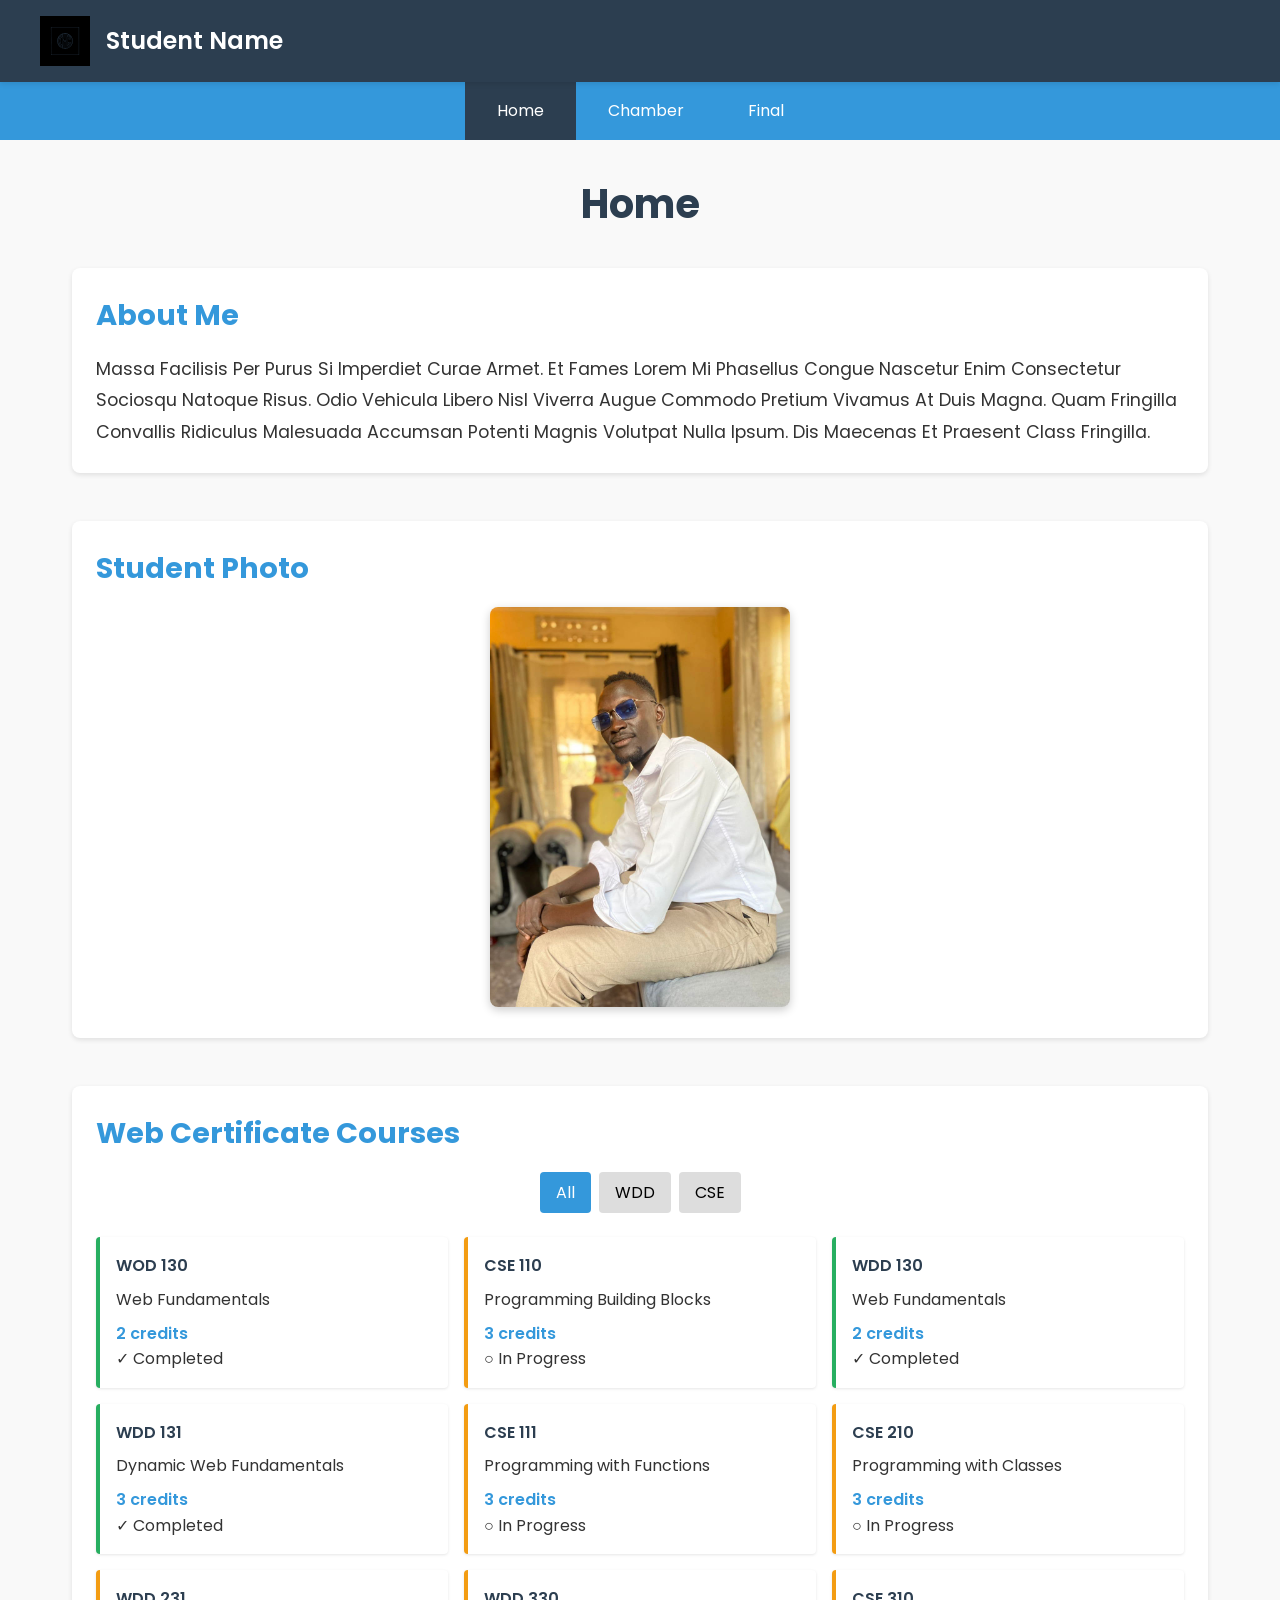
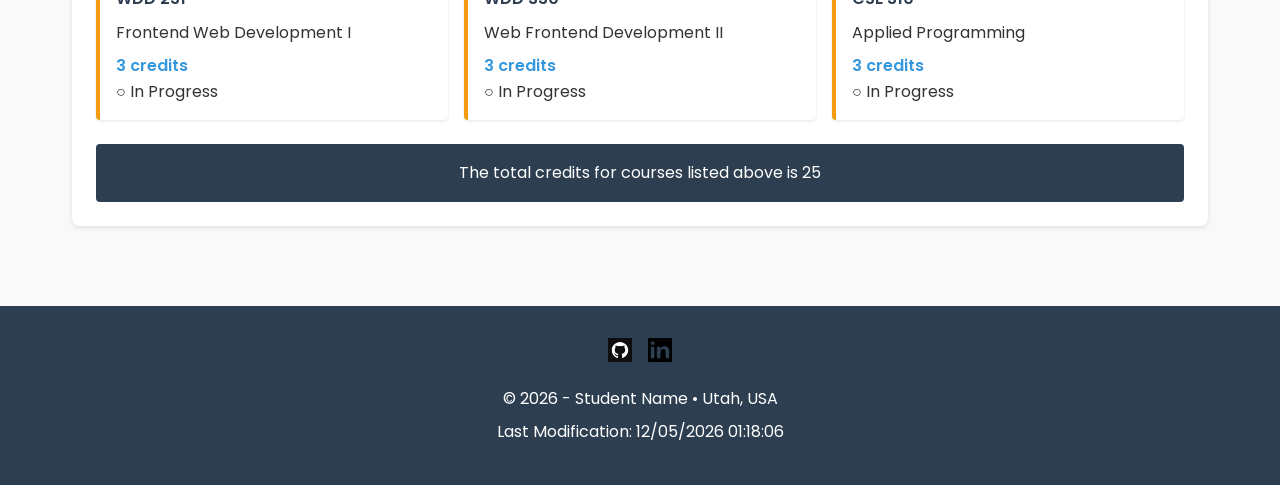
<file: index.html>
<!DOCTYPE html>
<html lang="en">

<head>
    <meta charset="UTF-8">
    <meta name="viewport" content="width=device-width, initial-scale=1.0">
    <meta name="description" content="WDD231 Course Home Page - Student portfolio and course information">
    <meta name="author" content="Student Name">
    <title>WDD231 Course Home Page</title>
    <link rel="preconnect" href="https://fonts.googleapis.com">
    <link rel="preconnect" href="https://fonts.gstatic.com" crossorigin>
    <link href="https://fonts.googleapis.com/css2?family=Poppins:wght@300;400;600&display=swap" rel="stylesheet">
    <link rel="stylesheet" href="styles/small.css">
    <link rel="stylesheet" href="styles/large.css" media="(min-width: 768px)">
    <link rel="icon" href="images/favicon.ico">
    <script src="scripts/navigation.js" defer></script>
    <script src="scripts/date.js" defer></script>
    <script src="scripts/courses.js" defer></script>
    <script src="scripts/main.js" defer></script>
</head>

<body>
    <header>
        <div class="header-container">
            <a href="index.html" class="logo-link">
                <img src="images/logo.svg" alt="Site Logo" width="50" height="50">
                <span>Student Name</span>
            </a>
            <button class="hamburger" aria-label="Menu" aria-expanded="false">
                <span class="hamburger-line"></span>
                <span class="hamburger-line"></span>
                <span class="hamburger-line"></span>
            </button>
        </div>
    </header>

    <nav class="navigation">
        <ul class="nav-menu">
            <li class="nav-item"><a href="index.html" class="nav-link active">Home</a></li>
            <li class="nav-item"><a href="chamber.html" class="nav-link">Chamber</a></li>
            <li class="nav-item"><a href="final.html" class="nav-link">Final</a></li>
        </ul>
    </nav>

    <main>
        <h1>Home</h1>

        <section class="about-section">
            <h2>About Me</h2>
            <p>Massa Facilisis Per Purus Si Imperdiet Curae Armet. Et Fames Lorem Mi Phasellus Congue Nascetur Enim
                Consectetur Sociosqu Natoque Risus. Odio Vehicula Libero Nisl Viverra Augue Commodo Pretium Vivamus At
                Duis Magna. Quam Fringilla Convallis Ridiculus Malesuada Accumsan Potenti Magnis Volutpat Nulla Ipsum.
                Dis Maecenas Et Praesent Class Fringilla.</p>
        </section>

        <section class="photo-section">
            <h2>Student Photo</h2>
            <div class="photo-container">
                <img src="images/student-photo.jpg" alt="Student Photo" width="300" height="400" loading="lazy">
            </div>
        </section>

        <section class="courses-section">
            <h2>Web Certificate Courses</h2>
            <div class="filter-buttons">
                <button class="filter-btn active" data-filter="all">All</button>
                <button class="filter-btn" data-filter="wdd">WDD</button>
                <button class="filter-btn" data-filter="cse">CSE</button>
            </div>
            <div class="courses-container" id="coursesContainer">
                <!-- Courses will be dynamically inserted here -->
            </div>
            <div class="credits-display">
                <p>The total credits for courses listed above is <span id="totalCredits">0</span></p>
            </div>
        </section>
    </main>

    <footer>
        <div class="social-links">
            <a href="https://github.com/yourusername" target="_blank" rel="noopener">
                <img src="images/github.svg" alt="GitHub" width="24" height="24">
            </a>
            <a href="https://linkedin.com/in/yourprofile" target="_blank" rel="noopener">
                <img src="images/linkedin.svg" alt="LinkedIn" width="24" height="24">
            </a>
        </div>
        <div class="footer-info">
            <p>&copy; <span id="currentYear"></span> - Student Name • Utah, USA</p>
            <p>Last Modification: <span id="lastModified"></span></p>
        </div>
    </footer>
</body>

</html>
</file>
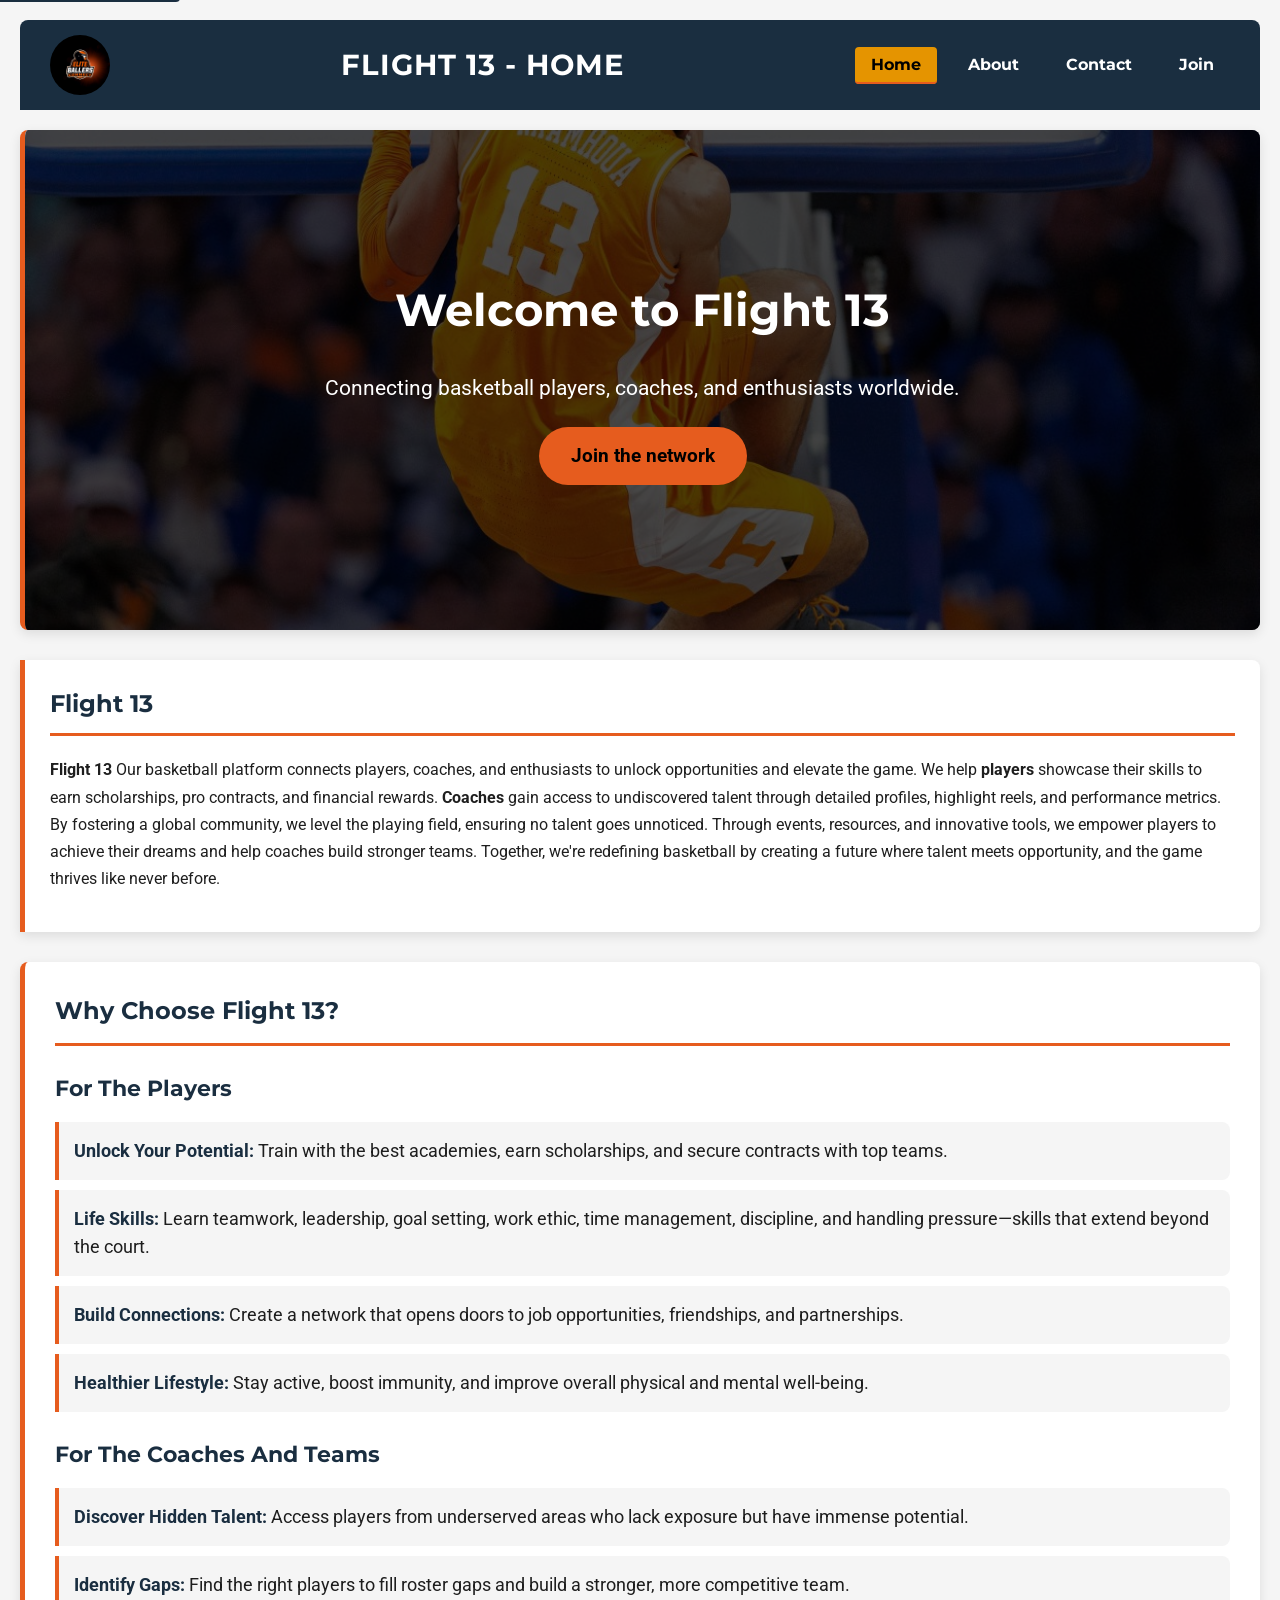
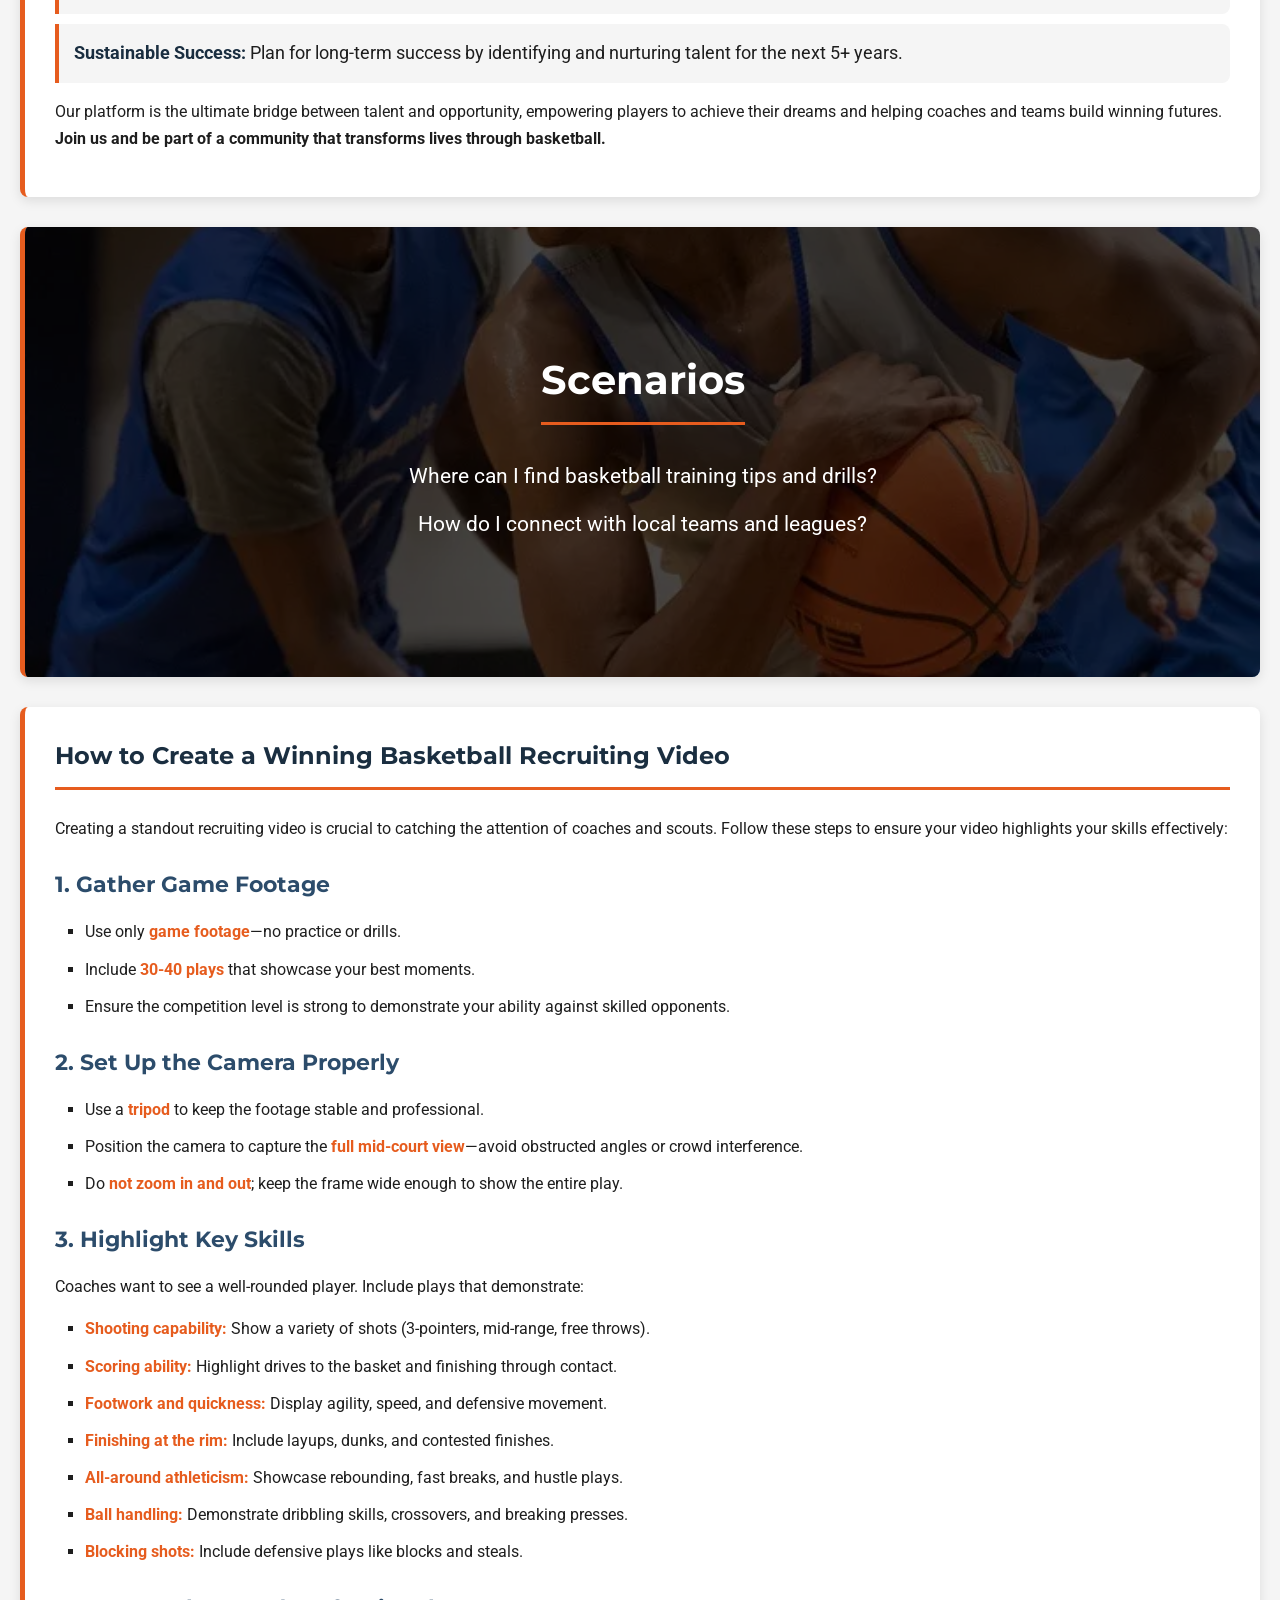
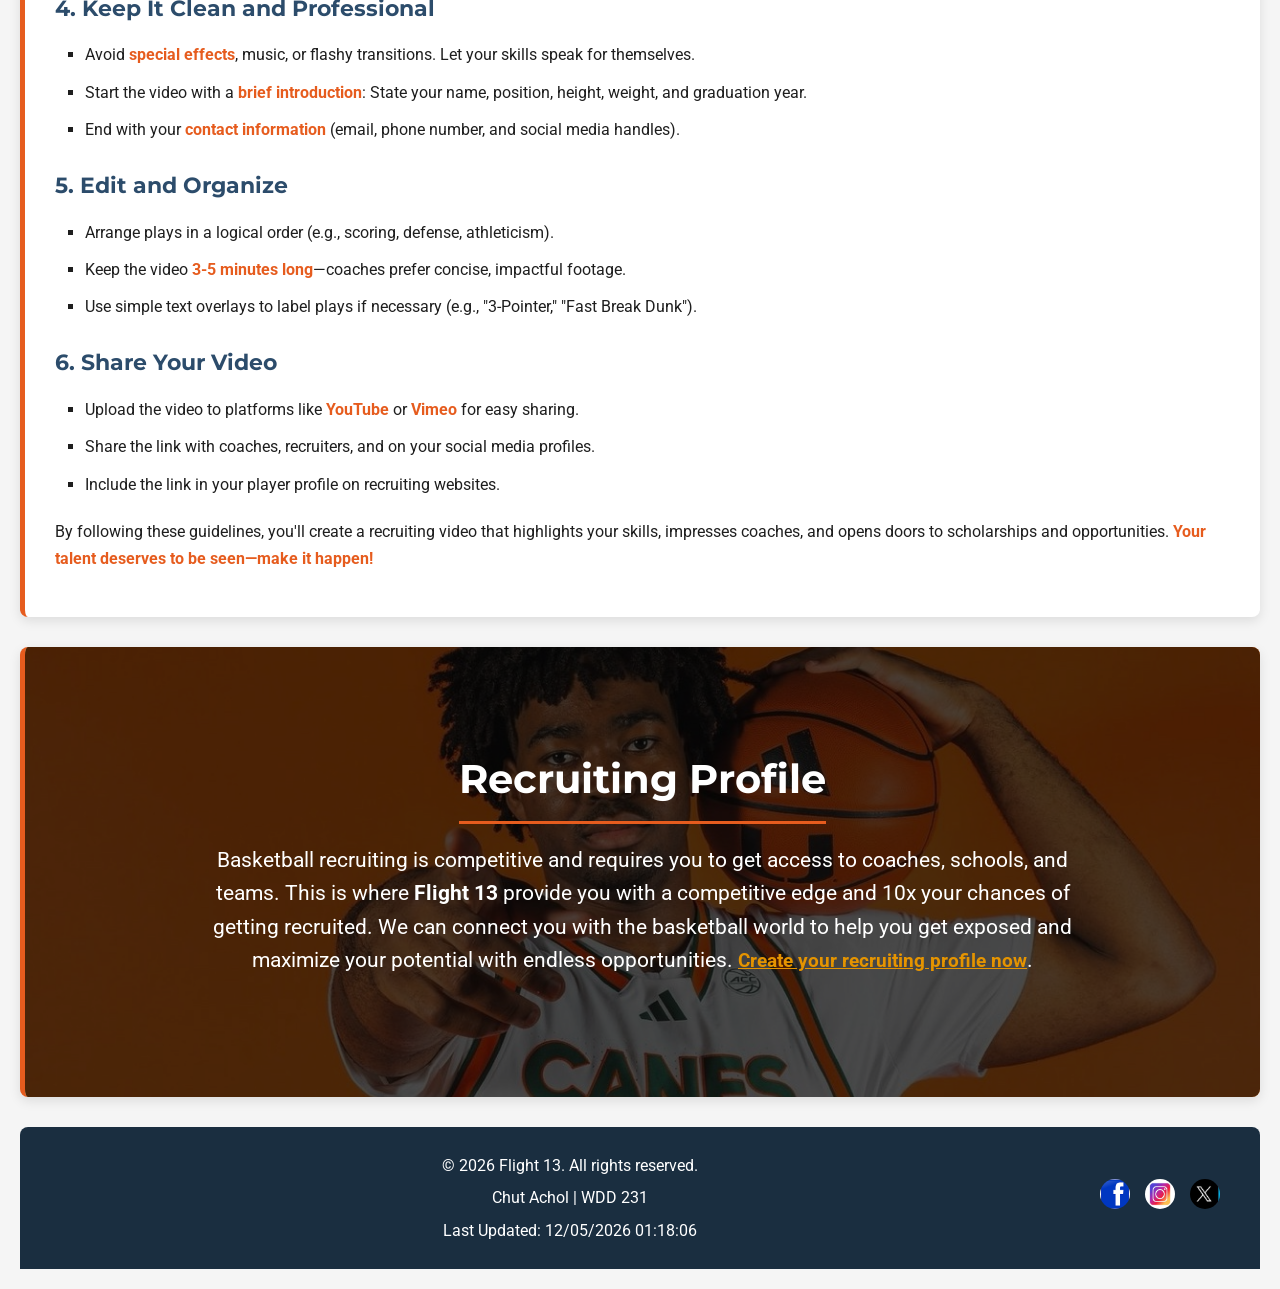
<file: project/index.html>
<!DOCTYPE html>
<html lang="en">

<head>
    <meta charset="UTF-8">
    <meta name="viewport" content="width=device-width, initial-scale=1.0">
    <meta name="description"
        content="Flight 13 - Premier basketball platform connecting players, coaches, and teams for recruitment and development opportunities worldwide.">
    <meta name="keywords"
        content="basketball, recruiting, players, coaches, teams, scholarships, sports platform, basketball recruitment">
    <meta name="author" content="Chut Achol">
    <meta name="robots" content="index, follow">

    <!-- Open Graph Tags -->
    <meta property="og:title" content="Flight 13 - Basketball Recruitment Platform">
    <meta property="og:type" content="website">
    <meta property="og:image" content="https://chutachol.github.io/wdd231/project/images/ballerlogo.jpg">
    <meta property="og:url" content="https://chutachol.github.io/wdd231/project/index.html">
    <meta property="og:description"
        content="Connect with basketball opportunities worldwide. Create your profile today and get discovered by coaches and teams.">

    <!-- Twitter Card Tags -->
    <meta name="twitter:card" content="summary_large_image">
    <meta name="twitter:title" content="Flight 13 - Basketball Recruitment">
    <meta name="twitter:description"
        content="Connect with basketball opportunities worldwide. Create your profile today.">
    <meta name="twitter:image" content="https://chutachol.github.io/wdd231/project/images/ballerlogo.jpg">

    <link rel="canonical" href="https://chutachol.github.io/wdd231/project/index.html">
    <link rel="icon" href="images/favicon.ico" type="image/x-icon">

    <title>Flight 13 - Home | Basketball Recruitment Platform</title>

    <link rel="stylesheet" href="styles/styleproject.css">
</head>

<body>
    <a href="#main-content" class="skip-link">Skip to main content</a>

    <header role="banner">
        <div class="left-section">
            <img src="images/ballerlogo.jpg" alt="Flight 13 Basketball Logo" class="logo" width="60" height="60"
                loading="eager">
            <button id="menu-toggle" class="hamburger" aria-label="Toggle navigation menu"
                aria-expanded="false">&#9776;</button>
        </div>
        <h1 class="site-title">Flight 13 - Home</h1>
        <nav role="navigation" aria-label="Main navigation">
            <ul class="navigation">
                <li><a href="index.html" class="active" aria-current="page">Home</a></li>
                <li><a href="about.html">About</a></li>
                <li><a href="contact.html">Contact</a></li>
                <li><a href="join.html">Join</a></li>
            </ul>
        </nav>
    </header>

    <main id="main-content" role="main">
        <!-- Hero Section -->
        <section class="hero" aria-label="Hero section">
            <img src="images/olivier-nkamhoua.jpg" alt="Basketball player in action on the court" class="hero-image"
                width="1200" height="500" loading="eager">
            <div class="hero-text">
                <h2>Welcome to Flight 13</h2>
                <p>Connecting basketball players, coaches, and enthusiasts worldwide.</p>
                <a href="join.html" class="cta-button" aria-label="Join Flight 13 network now">Join the network</a>
            </div>
        </section>

        <section aria-labelledby="about-heading">
            <h2 id="about-heading">Flight 13</h2>
            <p><strong>Flight 13</strong> Our basketball platform connects players, coaches, and enthusiasts to unlock
                opportunities and elevate the game. We help <strong>players</strong> showcase their skills to earn
                scholarships, pro contracts, and financial rewards. <strong>Coaches</strong> gain access to undiscovered
                talent through detailed profiles, highlight reels, and performance metrics. By fostering a global
                community, we level the playing field, ensuring no talent goes unnoticed. Through events, resources, and
                innovative tools, we empower players to achieve their dreams and help coaches build stronger teams.
                Together, we're redefining basketball by creating a future where talent meets opportunity, and the game
                thrives like never before.</p>
        </section>

        <section class="Choice" aria-labelledby="why-choose-heading">
            <h2 id="why-choose-heading">Why Choose Flight 13?</h2>

            <h3>For The Players</h3>
            <ul>
                <li><strong>Unlock Your Potential:</strong> Train with the best academies, earn scholarships, and secure
                    contracts with top teams.</li>
                <li><strong>Life Skills:</strong> Learn teamwork, leadership, goal setting, work ethic, time management,
                    discipline, and handling pressure—skills that extend beyond the court.</li>
                <li><strong>Build Connections:</strong> Create a network that opens doors to job opportunities,
                    friendships, and partnerships.</li>
                <li><strong>Healthier Lifestyle:</strong> Stay active, boost immunity, and improve overall physical and
                    mental well-being.</li>
            </ul>

            <h3>For The Coaches And Teams</h3>
            <ul>
                <li><strong>Discover Hidden Talent:</strong> Access players from underserved areas who lack exposure but
                    have immense potential.</li>
                <li><strong>Identify Gaps:</strong> Find the right players to fill roster gaps and build a stronger,
                    more competitive team.</li>
                <li><strong>Sustainable Success:</strong> Plan for long-term success by identifying and nurturing talent
                    for the next 5+ years.</li>
            </ul>
            <p>Our platform is the ultimate bridge between talent and opportunity, empowering players to achieve their
                dreams and helping coaches and teams build winning futures. <strong>Join us and be part of a community
                    that transforms lives through basketball.</strong></p>
        </section>

        <section class="scenario" aria-labelledby="scenarios-heading">
            <div class="overlay">
                <h2 id="scenarios-heading">Scenarios</h2>
                <ul>
                    <li>Where can I find basketball training tips and drills?</li>
                    <li>How do I connect with local teams and leagues?</li>
                </ul>
            </div>
            <img src="images/training-ground.webp" alt="Basketball training facility with players practicing"
                class="trainingground-image" width="1200" height="450" loading="lazy">
        </section>

        <section class="recruiting-video" aria-labelledby="video-heading">
            <h2 id="video-heading">How to Create a Winning Basketball Recruiting Video</h2>
            <p>Creating a standout recruiting video is crucial to catching the attention of coaches and scouts. Follow
                these steps to ensure your video highlights your skills effectively:</p>

            <h3>1. Gather Game Footage</h3>
            <ul>
                <li>Use only <strong>game footage</strong>—no practice or drills.</li>
                <li>Include <strong>30-40 plays</strong> that showcase your best moments.</li>
                <li>Ensure the competition level is strong to demonstrate your ability against skilled opponents.</li>
            </ul>

            <h3>2. Set Up the Camera Properly</h3>
            <ul>
                <li>Use a <strong>tripod</strong> to keep the footage stable and professional.</li>
                <li>Position the camera to capture the <strong>full mid-court view</strong>—avoid obstructed angles or
                    crowd interference.</li>
                <li>Do <strong>not zoom in and out</strong>; keep the frame wide enough to show the entire play.</li>
            </ul>

            <h3>3. Highlight Key Skills</h3>
            <p>Coaches want to see a well-rounded player. Include plays that demonstrate:</p>
            <ul>
                <li><strong>Shooting capability:</strong> Show a variety of shots (3-pointers, mid-range, free throws).
                </li>
                <li><strong>Scoring ability:</strong> Highlight drives to the basket and finishing through contact.</li>
                <li><strong>Footwork and quickness:</strong> Display agility, speed, and defensive movement.</li>
                <li><strong>Finishing at the rim:</strong> Include layups, dunks, and contested finishes.</li>
                <li><strong>All-around athleticism:</strong> Showcase rebounding, fast breaks, and hustle plays.</li>
                <li><strong>Ball handling:</strong> Demonstrate dribbling skills, crossovers, and breaking presses.</li>
                <li><strong>Blocking shots:</strong> Include defensive plays like blocks and steals.</li>
            </ul>

            <h3>4. Keep It Clean and Professional</h3>
            <ul>
                <li>Avoid <strong>special effects</strong>, music, or flashy transitions. Let your skills speak for
                    themselves.</li>
                <li>Start the video with a <strong>brief introduction</strong>: State your name, position, height,
                    weight, and graduation year.</li>
                <li>End with your <strong>contact information</strong> (email, phone number, and social media handles).
                </li>
            </ul>

            <h3>5. Edit and Organize</h3>
            <ul>
                <li>Arrange plays in a logical order (e.g., scoring, defense, athleticism).</li>
                <li>Keep the video <strong>3-5 minutes long</strong>—coaches prefer concise, impactful footage.</li>
                <li>Use simple text overlays to label plays if necessary (e.g., "3-Pointer," "Fast Break Dunk").</li>
            </ul>

            <h3>6. Share Your Video</h3>
            <ul>
                <li>Upload the video to platforms like <strong>YouTube</strong> or <strong>Vimeo</strong> for easy
                    sharing.</li>
                <li>Share the link with coaches, recruiters, and on your social media profiles.</li>
                <li>Include the link in your player profile on recruiting websites.</li>
            </ul>

            <p>By following these guidelines, you'll create a recruiting video that highlights your skills, impresses
                coaches, and opens doors to scholarships and opportunities. <strong>Your talent deserves to be seen—make
                    it happen!</strong></p>
        </section>

        <!-- Recruiting Profile Section -->
        <section class="recruiting-profile" aria-labelledby="profile-heading">
            <img src="images/recruit-profile.jpg" alt="Basketball player creating online recruiting profile on laptop"
                class="recruit-profile-image" width="1200" height="450" loading="lazy">
            <div class="profile-text">
                <h2 id="profile-heading">Recruiting Profile</h2>
                <p>Basketball recruiting is competitive and requires you to get access to coaches, schools, and teams.
                    This is where <strong>Flight 13</strong> provide you with a competitive edge and 10x your chances of
                    getting recruited.
                    We can connect you with the basketball world to help you get exposed and maximize your potential
                    with endless opportunities.
                    <a href="join.html" class="cta-link"
                        aria-label="Create your basketball recruiting profile now">Create your recruiting profile
                        now</a>.
                </p>
            </div>
        </section>
    </main>

    <footer role="contentinfo">
        <div class="footer-content">
            <p>&copy; <span id="year"></span> Flight 13. All rights reserved.</p>
            <p>Chut Achol | WDD 231</p>
            <p>Last Updated: <span id="last-modified"></span></p>
        </div>

        <!-- Social Media Links -->
        <div class="social-media">
            <a href="https://www.facebook.com" target="_blank" class="social-icon" aria-label="Follow us on Facebook">
                <img src="images/facebook.png" alt="Facebook icon" width="30" height="30" loading="lazy">
            </a>
            <a href="https://www.instagram.com" target="_blank" class="social-icon" aria-label="Follow us on Instagram">
                <img src="images/instagram.jpeg" alt="Instagram icon" width="30" height="30" loading="lazy">
            </a>
            <a href="https://www.twitter.com" target="_blank" class="social-icon" aria-label="Follow us on Twitter">
                <img src="images/twitter.jpeg" alt="Twitter icon" width="30" height="30" loading="lazy">
            </a>
        </div>
    </footer>

    <script src="scripts/project.js" defer></script>
</body>

</html>
</file>
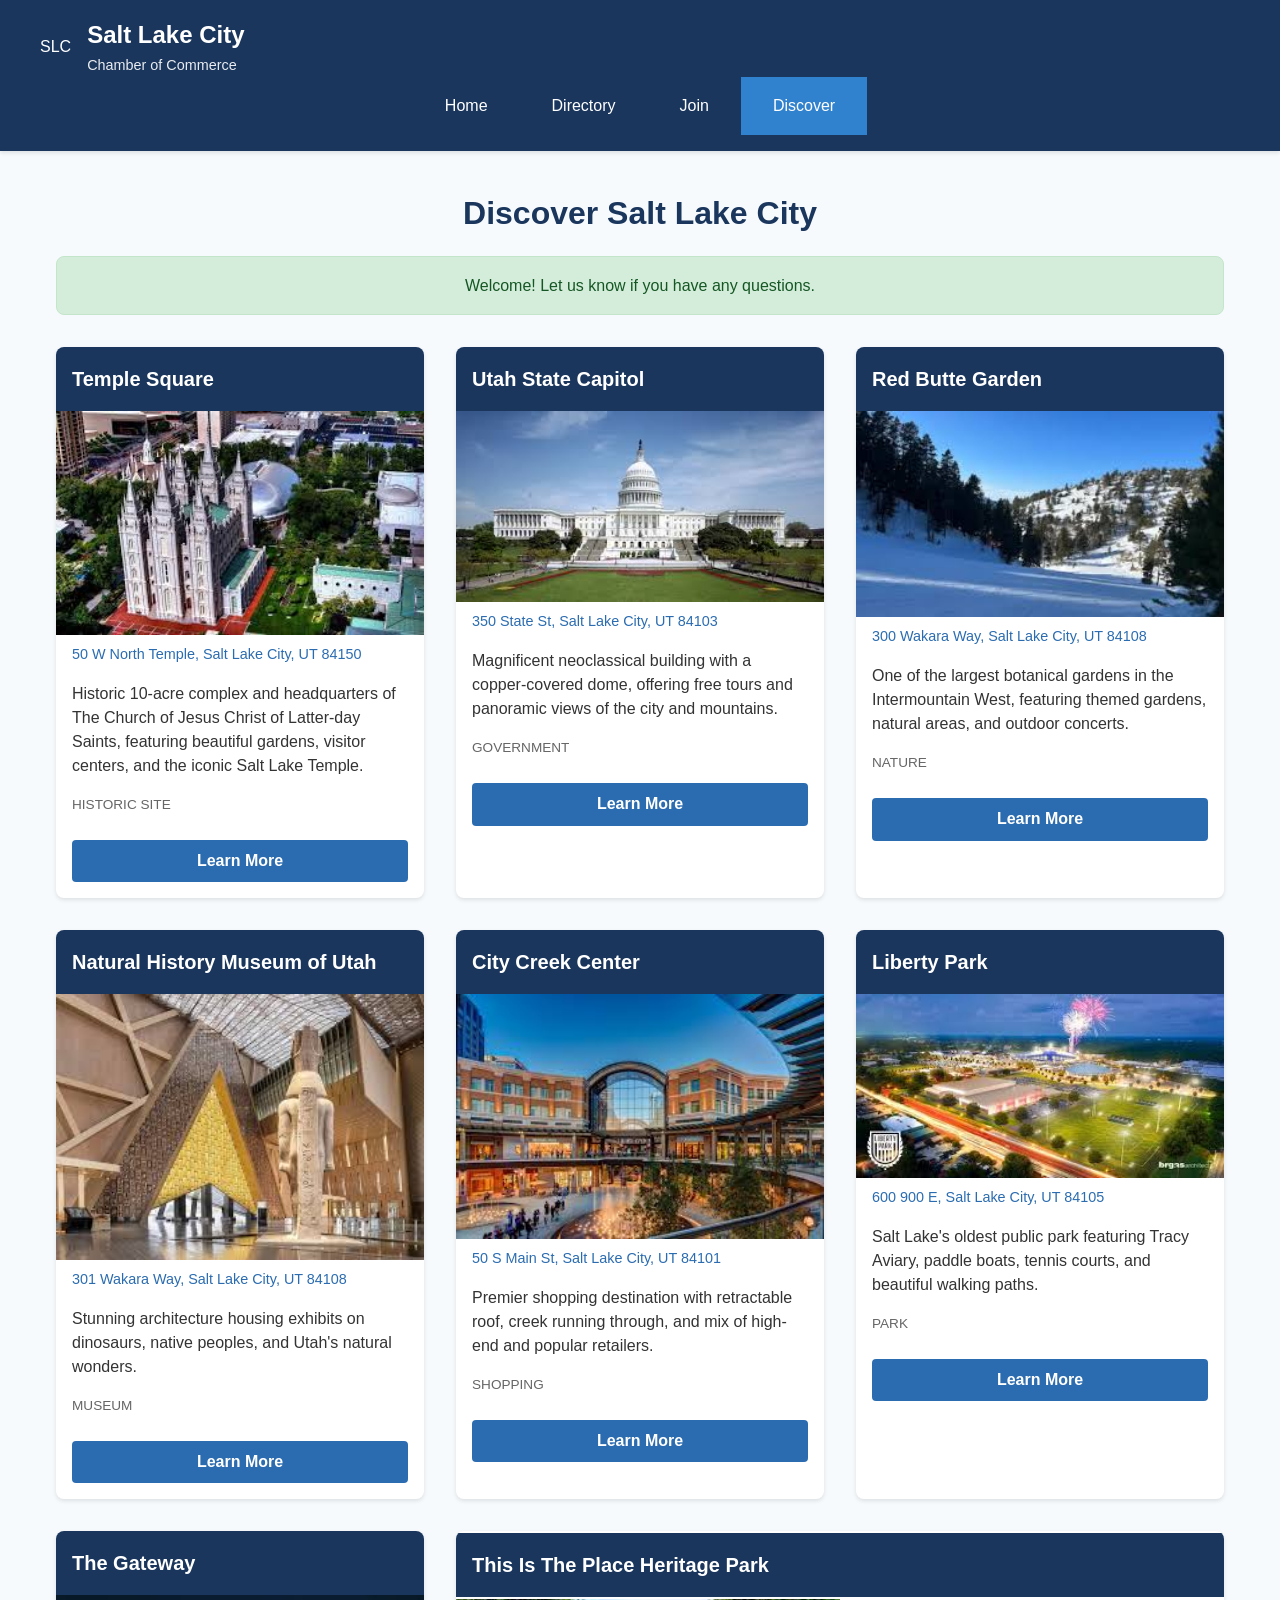
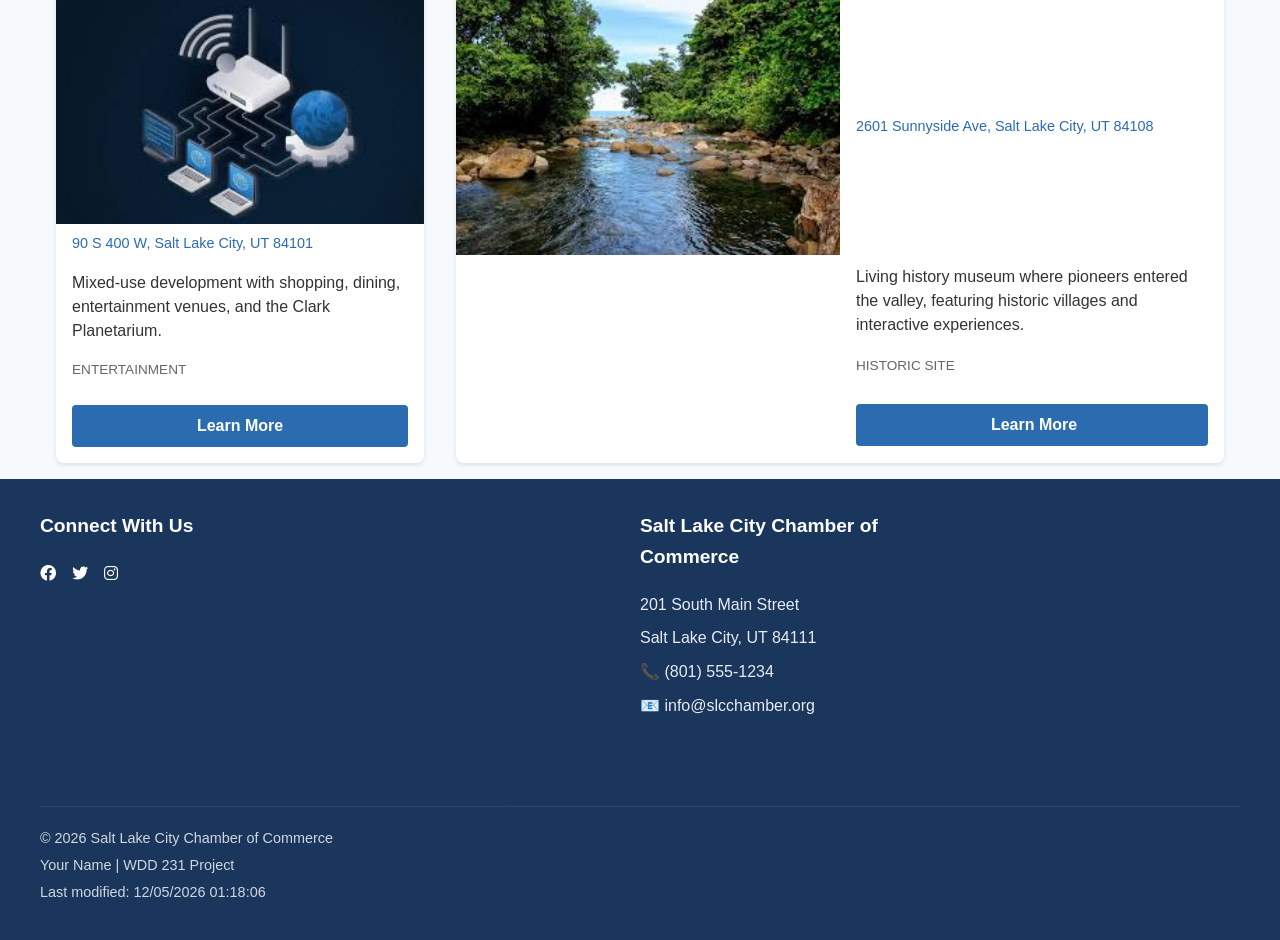
<file: chamber/discover.html>
<!DOCTYPE html>
<html lang="en">

<head>
    <meta charset="UTF-8">
    <meta name="viewport" content="width=device-width, initial-scale=1.0">
    <title>Discover Salt Lake City | Chamber of Commerce</title>
    <meta name="description" content="Discover local attractions, businesses, and points of interest in Salt Lake City">
    <meta name="author" content="Your Name">

    <!-- Open Graph / Facebook Meta Tags -->
    <meta property="og:title" content="Discover Salt Lake City">
    <meta property="og:description" content="Explore the best attractions and businesses in Salt Lake City">
    <meta property="og:image" content="https://chutachol.github.io/wdd231/chamber/images/og-image.jpg">
    <meta property="og:url" content="https://chutachol.github.io/wdd231/chamber/discover.html">
    <meta property="og:type" content="website">

    <!-- Favicon -->
    <link rel="icon" href="images/favicon.ico" type="image/x-icon">

    <!-- CSS Files -->
    <link rel="stylesheet" href="styles/normalize.css">
    <link rel="stylesheet" href="styles/small.css">
    <link rel="stylesheet" href="styles/medium.css">
    <link rel="stylesheet" href="styles/large.css">

    <!-- Font Awesome -->
    <link rel="stylesheet" href="https://cdnjs.cloudflare.com/ajax/libs/font-awesome/6.0.0/css/all.min.css">
</head>

<body>
    <header>
        <div class="header-container">
            <a href="index.html" class="logo-link">
                <div class="text-logo">
                    <span class="logo-initials">SLC</span>
                </div>
                <div class="logo-text">
                    <h1>Salt Lake City</h1>
                    <p>Chamber of Commerce</p>
                </div>
            </a>

            <button class="hamburger" id="hamburger-btn" aria-label="Menu">
                <span class="hamburger-line"></span>
                <span class="hamburger-line"></span>
                <span class="hamburger-line"></span>
            </button>
        </div>

        <nav id="primary-nav">
            <ul class="nav-menu">
                <li><a href="index.html" class="nav-link">Home</a></li>
                <li><a href="directory.html" class="nav-link">Directory</a></li>
                <li><a href="join.html" class="nav-link">Join</a></li>
                <li><a href="discover.html" class="nav-link active">Discover</a></li>
            </ul>
        </nav>
    </header>

    <main class="discover-main">
        <div class="discover-header">
            <h1>Discover Salt Lake City</h1>
            <div class="visit-message" id="visitMessage">
                <!-- Visit message will be inserted here by JavaScript -->
            </div>
        </div>

        <div class="discover-grid" id="discoverGrid">
            <!-- Cards will be loaded here by JavaScript -->
            <p class="loading">Loading discover items...</p>
        </div>
    </main>

    <footer>
        <div class="footer-content">
            <div class="contact-info">
                <h3>Salt Lake City Chamber of Commerce</h3>
                <p>201 South Main Street</p>
                <p>Salt Lake City, UT 84111</p>
                <p>📞 (801) 555-1234</p>
                <p>📧 info@slcchamber.org</p>
            </div>

            <div class="social-media">
                <h3>Connect With Us</h3>
                <div class="social-icons">
                    <a href="https://facebook.com" target="_blank" rel="noopener"><i class="fab fa-facebook"></i></a>
                    <a href="https://twitter.com" target="_blank" rel="noopener"><i class="fab fa-twitter"></i></a>
                    <a href="https://instagram.com" target="_blank" rel="noopener"><i class="fab fa-instagram"></i></a>
                </div>
            </div>

            <div class="dev-info">
                <p>&copy; <span id="currentYear"></span> Salt Lake City Chamber of Commerce</p>
                <p>Your Name | WDD 231 Project</p>
                <p>Last modified: <span id="lastModified"></span></p>
            </div>
        </div>
    </footer>

    <!-- JavaScript Files -->
    <script src="scripts/navigation.js"></script>
    <script src="scripts/date.js"></script>
    <script type="module" src="scripts/discover.js"></script>
</body>

</html>
</file>
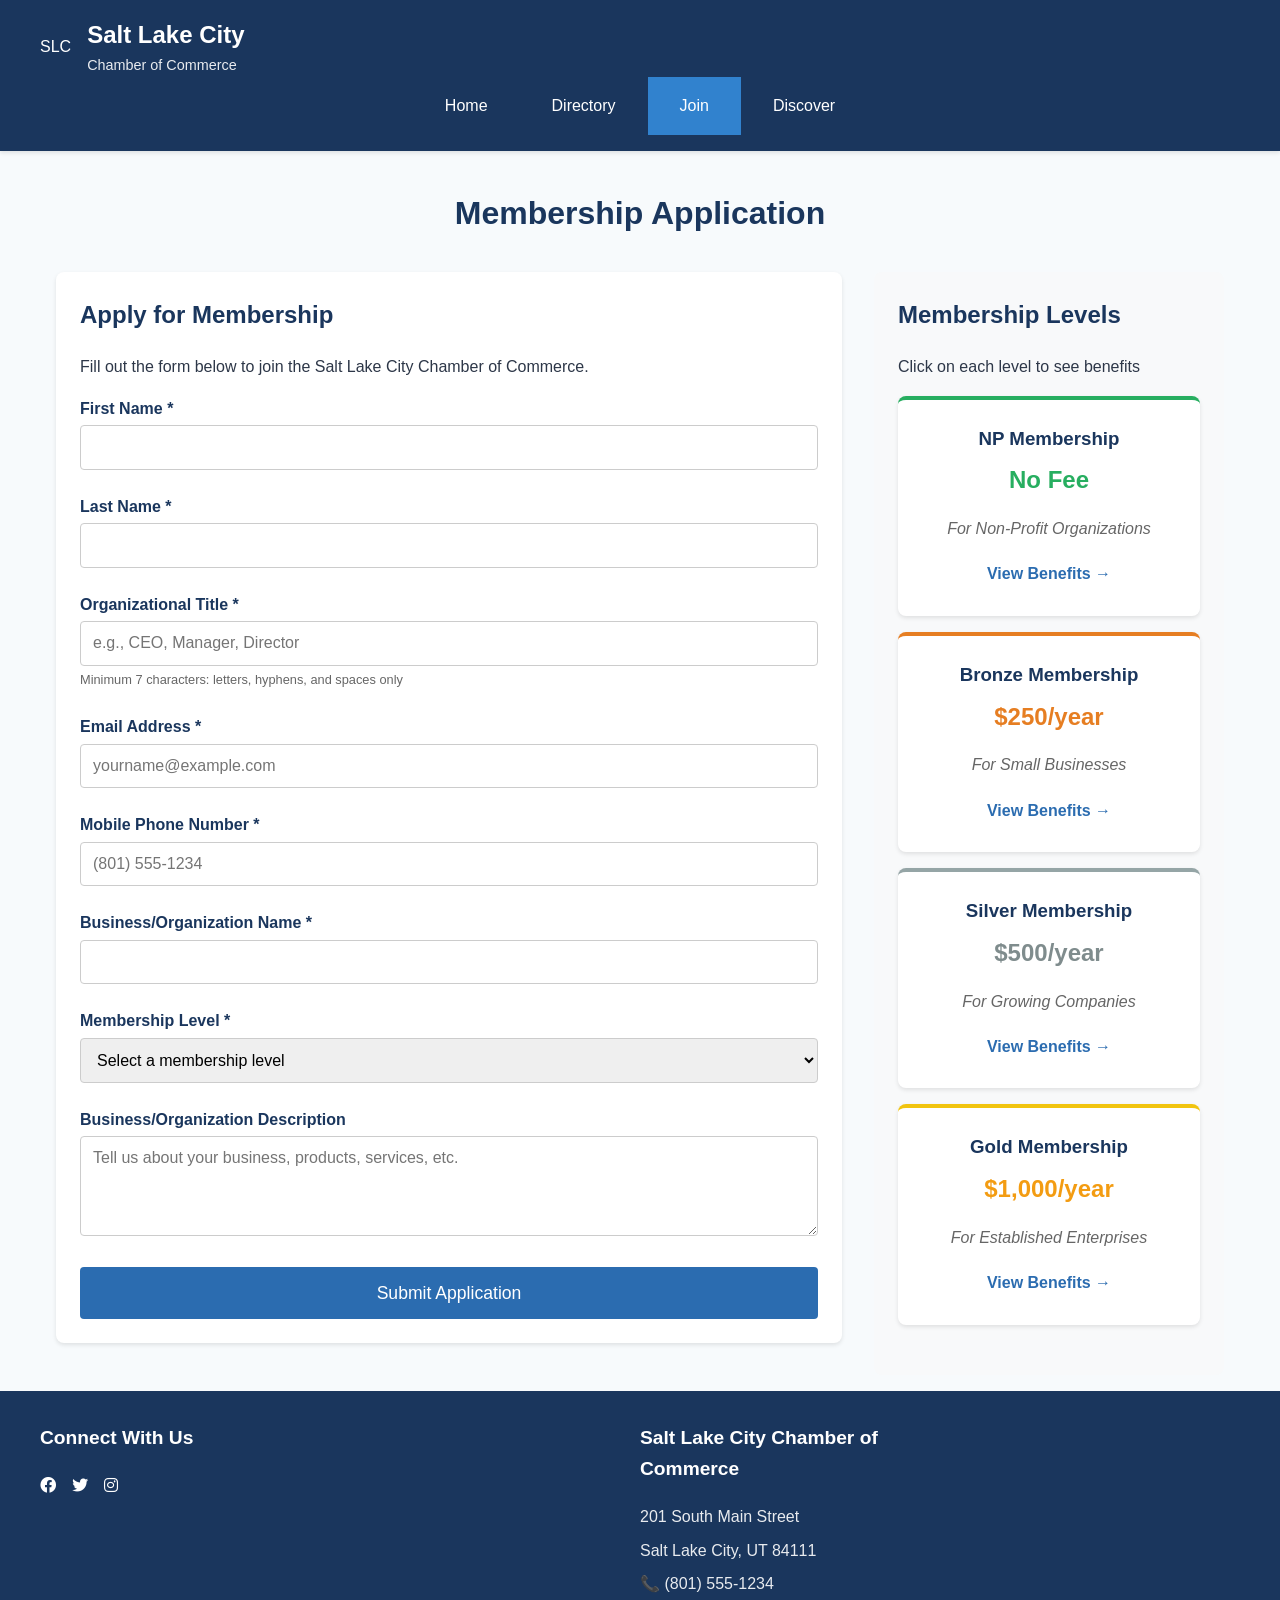
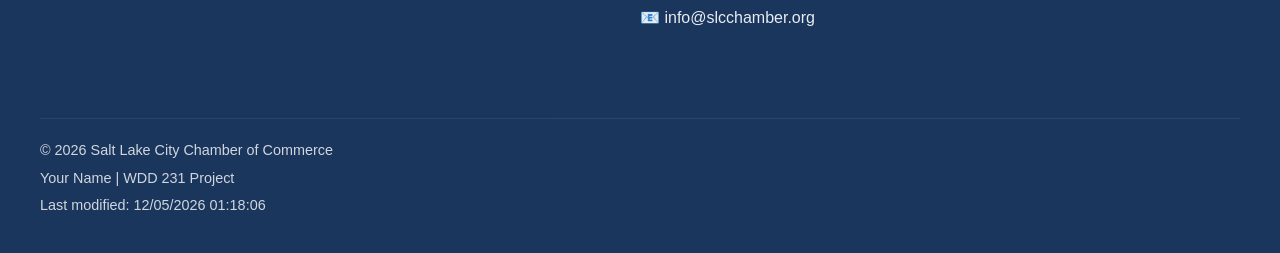
<file: chamber/join.html>
<!DOCTYPE html>
<html lang="en">

<head>
    <meta charset="UTF-8">
    <meta name="viewport" content="width=device-width, initial-scale=1.0">
    <title>Join the Chamber | Salt Lake City Chamber of Commerce</title>
    <meta name="description" content="Join the Salt Lake City Chamber of Commerce - Membership application form">
    <meta name="author" content="Your Name">

    <!-- Open Graph / Facebook Meta Tags -->
    <meta property="og:title" content="Join Salt Lake City Chamber of Commerce">
    <meta property="og:description" content="Apply for membership and join our business community">
    <meta property="og:image" content="https://chutachol.github.io/wdd231/chamber/images/og-image.jpg">
    <meta property="og:url" content="https://chutachol.github.io/wdd231/chamber/join.html">
    <meta property="og:type" content="website">

    <!-- Favicon -->
    <link rel="icon" href="images/favicon.ico" type="image/x-icon">

    <!-- CSS Files -->
    <link rel="stylesheet" href="styles/normalize.css">
    <link rel="stylesheet" href="styles/small.css">
    <link rel="stylesheet" href="styles/large.css">
</head>

<body>
    <header>
        <div class="header-container">
            <a href="index.html" class="logo-link">
                <div class="text-logo">
                    <span class="logo-initials">SLC</span>
                </div>
                <div class="logo-text">
                    <h1>Salt Lake City</h1>
                    <p>Chamber of Commerce</p>
                </div>
            </a>

            <button class="hamburger" id="hamburger-btn" aria-label="Menu">
                <span class="hamburger-line"></span>
                <span class="hamburger-line"></span>
                <span class="hamburger-line"></span>
            </button>
        </div>

        <nav id="primary-nav">
            <ul class="nav-menu">
                <li><a href="index.html" class="nav-link">Home</a></li>
                <li><a href="directory.html" class="nav-link">Directory</a></li>
                <li><a href="join.html" class="nav-link active">Join</a></li>
                <li><a href="discover.html" class="nav-link">Discover</a></li>
            </ul>
        </nav>
    </header>

    <main class="join-main">
        <h1 class="page-title">Membership Application</h1>

        <div class="join-layout">
            <!-- Form Section -->
            <section class="form-section">
                <h2>Apply for Membership</h2>
                <p>Fill out the form below to join the Salt Lake City Chamber of Commerce.</p>

                <form method="get" action="thankyou.html" id="membershipForm">
                    <!-- First Name -->
                    <label>
                        <span>First Name *</span>
                        <input type="text" name="firstname" id="firstname" title="Enter your first name"
                            autocomplete="given-name" required>
                    </label>

                    <!-- Last Name -->
                    <label>
                        <span>Last Name *</span>
                        <input type="text" name="lastname" id="lastname" title="Enter your last name"
                            autocomplete="family-name" required>
                    </label>

                    <!-- Organizational Title -->
                    <label>
                        <span>Organizational Title *</span>
                        <input type="text" name="orgtitle" id="orgtitle"
                            title="Enter your position/title within your organization" autocomplete="organization-title"
                            pattern="[A-Za-z\- ]{7,}" placeholder="e.g., CEO, Manager, Director" required>
                        <small>Minimum 7 characters: letters, hyphens, and spaces only</small>
                    </label>

                    <!-- Email Address -->
                    <label>
                        <span>Email Address *</span>
                        <input type="email" name="email" id="email" title="Enter your email address"
                            autocomplete="email" placeholder="yourname@example.com" required>
                    </label>

                    <!-- Mobile Phone -->
                    <label>
                        <span>Mobile Phone Number *</span>
                        <input type="tel" name="phone" id="phone" title="Enter your mobile phone number"
                            autocomplete="tel" placeholder="(801) 555-1234" required>
                    </label>

                    <!-- Business/Organization Name -->
                    <label>
                        <span>Business/Organization Name *</span>
                        <input type="text" name="organization" id="organization"
                            title="Enter your business or organization name" autocomplete="organization" required>
                    </label>

                    <!-- Membership Level -->
                    <label>
                        <span>Membership Level *</span>
                        <select name="membership" id="membership" required>
                            <option value="" disabled selected>Select a membership level</option>
                            <option value="np">NP Membership (Non-Profit) - No Fee</option>
                            <option value="bronze">Bronze Membership</option>
                            <option value="silver">Silver Membership</option>
                            <option value="gold">Gold Membership</option>
                        </select>
                    </label>

                    <!-- Business Description -->
                    <label>
                        <span>Business/Organization Description</span>
                        <textarea name="description" id="description" title="Describe your business or organization"
                            rows="4" placeholder="Tell us about your business, products, services, etc."></textarea>
                    </label>

                    <!-- Timestamp (Hidden) -->
                    <input type="hidden" name="timestamp" id="timestamp">

                    <!-- Submit Button -->
                    <input type="submit" value="Submit Application" class="submit-btn">
                </form>
            </section>

            <!-- Membership Cards Section -->
            <aside class="membership-cards">
                <h2>Membership Levels</h2>
                <p>Click on each level to see benefits</p>

                <div class="cards-container">
                    <!-- NP Membership Card -->
                    <div class="membership-card np-card">
                        <h3>NP Membership</h3>
                        <p class="price">No Fee</p>
                        <p class="target">For Non-Profit Organizations</p>
                        <button class="view-benefits-btn" data-modal="np-modal">View Benefits →</button>
                    </div>

                    <!-- Bronze Membership Card -->
                    <div class="membership-card bronze-card">
                        <h3>Bronze Membership</h3>
                        <p class="price">$250/year</p>
                        <p class="target">For Small Businesses</p>
                        <button class="view-benefits-btn" data-modal="bronze-modal">View Benefits →</button>
                    </div>

                    <!-- Silver Membership Card -->
                    <div class="membership-card silver-card">
                        <h3>Silver Membership</h3>
                        <p class="price">$500/year</p>
                        <p class="target">For Growing Companies</p>
                        <button class="view-benefits-btn" data-modal="silver-modal">View Benefits →</button>
                    </div>

                    <!-- Gold Membership Card -->
                    <div class="membership-card gold-card">
                        <h3>Gold Membership</h3>
                        <p class="price">$1,000/year</p>
                        <p class="target">For Established Enterprises</p>
                        <button class="view-benefits-btn" data-modal="gold-modal">View Benefits →</button>
                    </div>
                </div>
            </aside>
        </div>

        <!-- Modals -->
        <!-- NP Modal -->
        <div id="np-modal" class="modal">
            <div class="modal-content">
                <span class="close-modal">&times;</span>
                <h2>NP Membership Benefits</h2>
                <h3>For Non-Profit Organizations (No Fee)</h3>
                <ul class="benefits-list">
                    <li>✓ Listing in online directory</li>
                    <li>✓ Monthly networking events</li>
                    <li>✓ Newsletter subscription</li>
                    <li>✓ 1 member spotlight per year</li>
                    <li>✓ Access to member resources</li>
                </ul>
                <p><strong>Perfect for:</strong> Non-profit organizations serving our community</p>
            </div>
        </div>

        <!-- Bronze Modal -->
        <div id="bronze-modal" class="modal">
            <div class="modal-content">
                <span class="close-modal">&times;</span>
                <h2>Bronze Membership Benefits</h2>
                <h3>$250/year</h3>
                <ul class="benefits-list">
                    <li>✓ All NP benefits</li>
                    <li>✓ 2 member spotlights per year</li>
                    <li>✓ 10% discount on event tickets</li>
                    <li>✓ Basic advertising in newsletter</li>
                    <li>✓ Social media shoutout (quarterly)</li>
                </ul>
                <p><strong>Perfect for:</strong> Small businesses and startups</p>
            </div>
        </div>

        <!-- Silver Modal -->
        <div id="silver-modal" class="modal">
            <div class="modal-content">
                <span class="close-modal">&times;</span>
                <h2>Silver Membership Benefits</h2>
                <h3>$500/year</h3>
                <ul class="benefits-list">
                    <li>✓ All Bronze benefits</li>
                    <li>✓ 4 member spotlights per year</li>
                    <li>✓ 20% discount on event tickets</li>
                    <li>✓ Featured in weekly email</li>
                    <li>✓ Social media shoutout (monthly)</li>
                    <li>✓ Access to exclusive workshops</li>
                </ul>
                <p><strong>Perfect for:</strong> Growing companies ready to expand</p>
            </div>
        </div>

        <!-- Gold Modal -->
        <div id="gold-modal" class="modal">
            <div class="modal-content">
                <span class="close-modal">&times;</span>
                <h2>Gold Membership Benefits</h2>
                <h3>$1,000/year</h3>
                <ul class="benefits-list">
                    <li>✓ All Silver benefits</li>
                    <li>✓ Unlimited member spotlights</li>
                    <li>✓ 30% discount on event tickets</li>
                    <li>✓ Premium placement in directory</li>
                    <li>✓ Social media shoutout (weekly)</li>
                    <li>✓ Free admission to all workshops</li>
                    <li>✓ Annual business consultation</li>
                </ul>
                <p><strong>Perfect for:</strong> Established enterprises seeking maximum exposure</p>
            </div>
        </div>
    </main>

    <footer>
        <div class="footer-content">
            <div class="contact-info">
                <h3>Salt Lake City Chamber of Commerce</h3>
                <p>201 South Main Street</p>
                <p>Salt Lake City, UT 84111</p>
                <p>📞 (801) 555-1234</p>
                <p>📧 info@slcchamber.org</p>
            </div>

            <div class="social-media">
                <h3>Connect With Us</h3>
                <div class="social-icons">
                    <a href="https://facebook.com" target="_blank" rel="noopener"><i class="fab fa-facebook"></i></a>
                    <a href="https://twitter.com" target="_blank" rel="noopener"><i class="fab fa-twitter"></i></a>
                    <a href="https://instagram.com" target="_blank" rel="noopener"><i class="fab fa-instagram"></i></a>
                </div>
            </div>

            <div class="dev-info">
                <p>&copy; <span id="currentYear"></span> Salt Lake City Chamber of Commerce</p>
                <p>Your Name | WDD 231 Project</p>
                <p>Last modified: <span id="lastModified"></span></p>
            </div>
        </div>
    </footer>

    <!-- Font Awesome for Icons -->
    <link rel="stylesheet" href="https://cdnjs.cloudflare.com/ajax/libs/font-awesome/6.0.0/css/all.min.css">

    <!-- JavaScript Files -->
    <script src="scripts/navigation.js"></script>
    <script src="scripts/date.js"></script>
    <script src="scripts/join.js"></script>
</body>

</html>
</file>
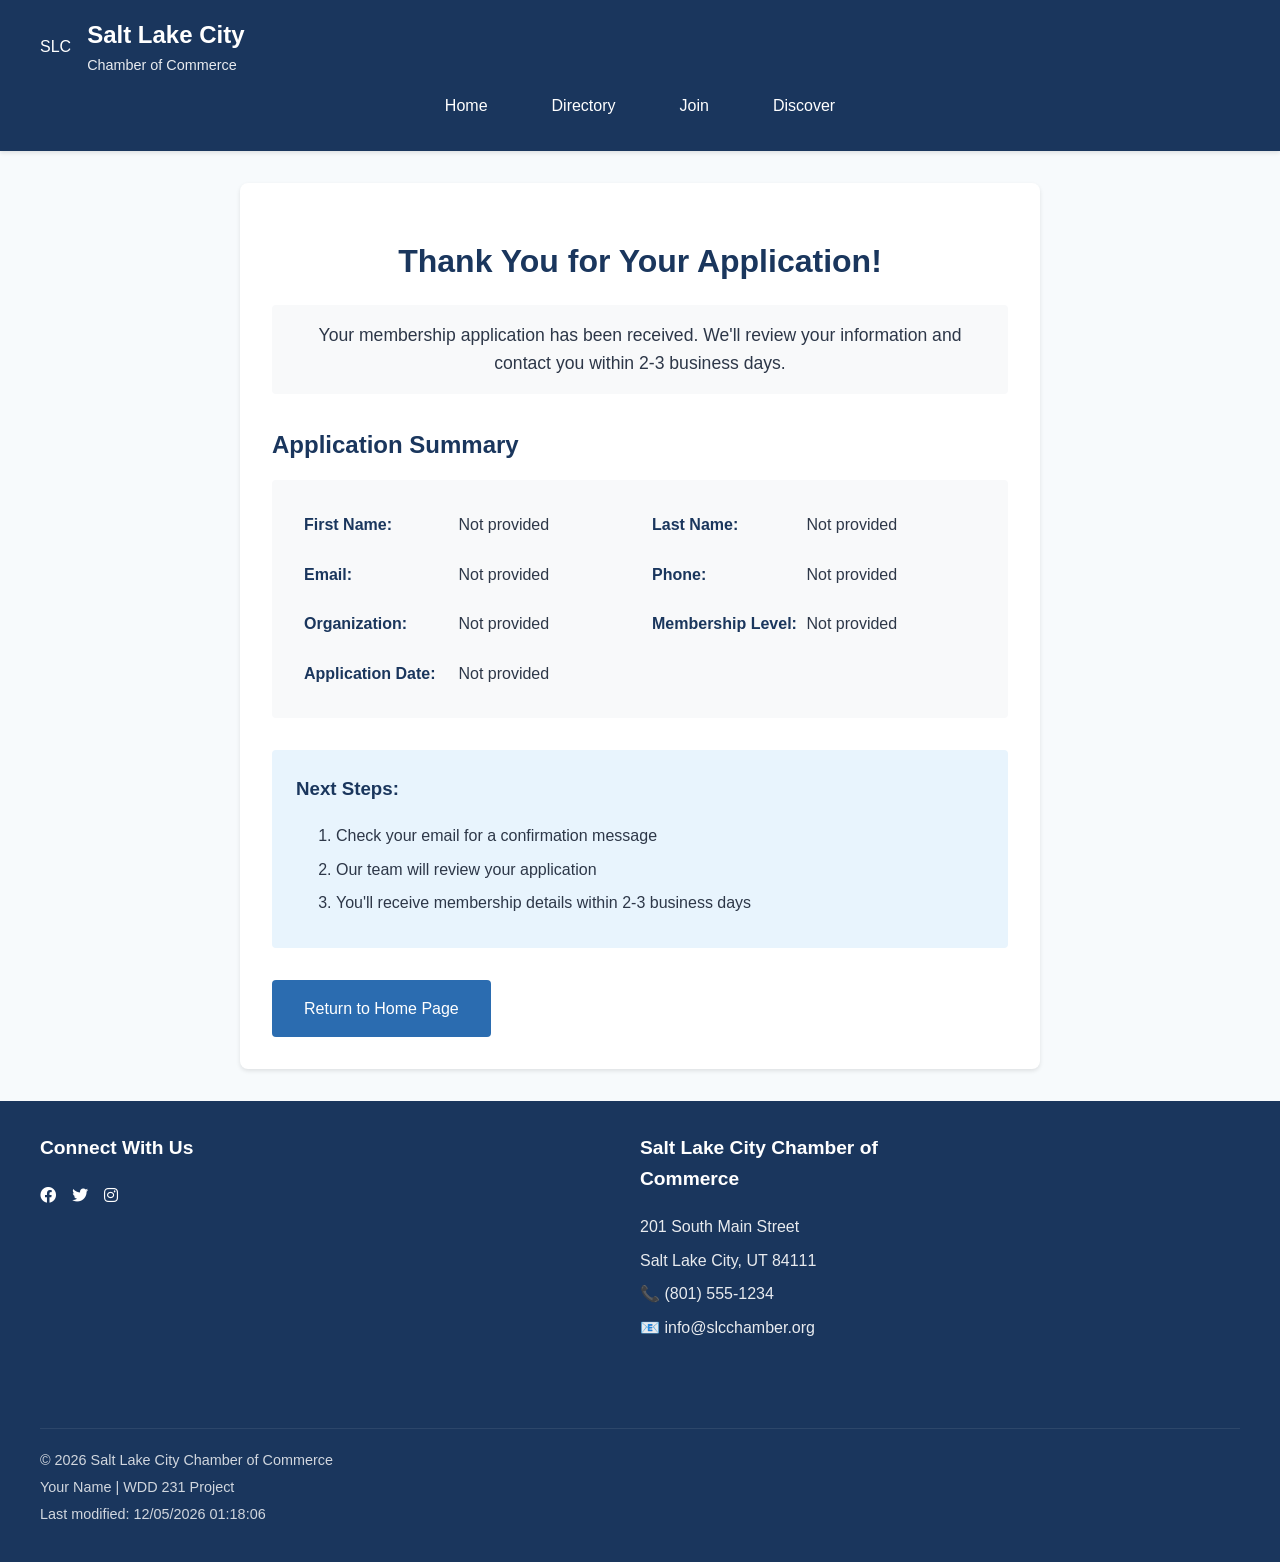
<file: chamber/thankyou.html>
<!DOCTYPE html>
<html lang="en">

<head>
    <meta charset="UTF-8">
    <meta name="viewport" content="width=device-width, initial-scale=1.0">
    <title>Thank You | Salt Lake City Chamber of Commerce</title>
    <meta name="description" content="Thank you for applying to join the Salt Lake City Chamber of Commerce">
    <meta name="author" content="Your Name">

    <!-- Open Graph / Facebook Meta Tags -->
    <meta property="og:title" content="Thank You - Salt Lake City Chamber">
    <meta property="og:description" content="Your membership application has been received">
    <meta property="og:image" content="https://chutachol.github.io/wdd231/chamber/images/og-image.jpg">
    <meta property="og:url" content="https://chutachol.github.io/wdd231/chamber/thankyou.html">
    <meta property="og:type" content="website">

    <!-- Favicon -->
    <link rel="icon" href="images/favicon.ico" type="image/x-icon">

    <!-- CSS Files -->
    <link rel="stylesheet" href="styles/normalize.css">
    <link rel="stylesheet" href="styles/small.css">
    <link rel="stylesheet" href="styles/large.css">

    <!-- Font Awesome -->
    <link rel="stylesheet" href="https://cdnjs.cloudflare.com/ajax/libs/font-awesome/6.0.0/css/all.min.css">
</head>

<body>
    <header>
        <div class="header-container">
            <a href="index.html" class="logo-link">
                <div class="text-logo">
                    <span class="logo-initials">SLC</span>
                </div>
                <div class="logo-text">
                    <h1>Salt Lake City</h1>
                    <p>Chamber of Commerce</p>
                </div>
            </a>

            <button class="hamburger" id="hamburger-btn" aria-label="Menu">
                <span class="hamburger-line"></span>
                <span class="hamburger-line"></span>
                <span class="hamburger-line"></span>
            </button>
        </div>

        <nav id="primary-nav">
            <ul class="nav-menu">
                <li><a href="index.html" class="nav-link">Home</a></li>
                <li><a href="directory.html" class="nav-link">Directory</a></li>
                <li><a href="join.html" class="nav-link">Join</a></li>
                <li><a href="discover.html" class="nav-link">Discover</a></li>
            </ul>
        </nav>
    </header>

    <main class="thankyou-main">
        <div class="thankyou-container">
            <h1>Thank You for Your Application!</h1>
            <p class="thankyou-message">Your membership application has been received. We'll review your information and
                contact you within 2-3 business days.</p>

            <div class="application-summary">
                <h2>Application Summary</h2>

                <div class="summary-grid" id="summaryGrid">
                    <!-- Summary will be populated by JavaScript -->
                    <p>Loading your information...</p>
                </div>
            </div>

            <div class="next-steps">
                <h3>Next Steps:</h3>
                <ol>
                    <li>Check your email for a confirmation message</li>
                    <li>Our team will review your application</li>
                    <li>You'll receive membership details within 2-3 business days</li>
                </ol>
            </div>

            <a href="index.html" class="return-home-btn">Return to Home Page</a>
        </div>
    </main>

    <footer>
        <div class="footer-content">
            <div class="contact-info">
                <h3>Salt Lake City Chamber of Commerce</h3>
                <p>201 South Main Street</p>
                <p>Salt Lake City, UT 84111</p>
                <p>📞 (801) 555-1234</p>
                <p>📧 info@slcchamber.org</p>
            </div>

            <div class="social-media">
                <h3>Connect With Us</h3>
                <div class="social-icons">
                    <a href="https://facebook.com" target="_blank" rel="noopener"><i class="fab fa-facebook"></i></a>
                    <a href="https://twitter.com" target="_blank" rel="noopener"><i class="fab fa-twitter"></i></a>
                    <a href="https://instagram.com" target="_blank" rel="noopener"><i class="fab fa-instagram"></i></a>
                </div>
            </div>

            <div class="dev-info">
                <p>&copy; <span id="currentYear"></span> Salt Lake City Chamber of Commerce</p>
                <p>Your Name | WDD 231 Project</p>
                <p>Last modified: <span id="lastModified"></span></p>
            </div>
        </div>
    </footer>

    <!-- JavaScript Files -->
    <script src="scripts/navigation.js"></script>
    <script src="scripts/date.js"></script>
    <script src="scripts/thankyou.js"></script>
</body>

</html>
</file>
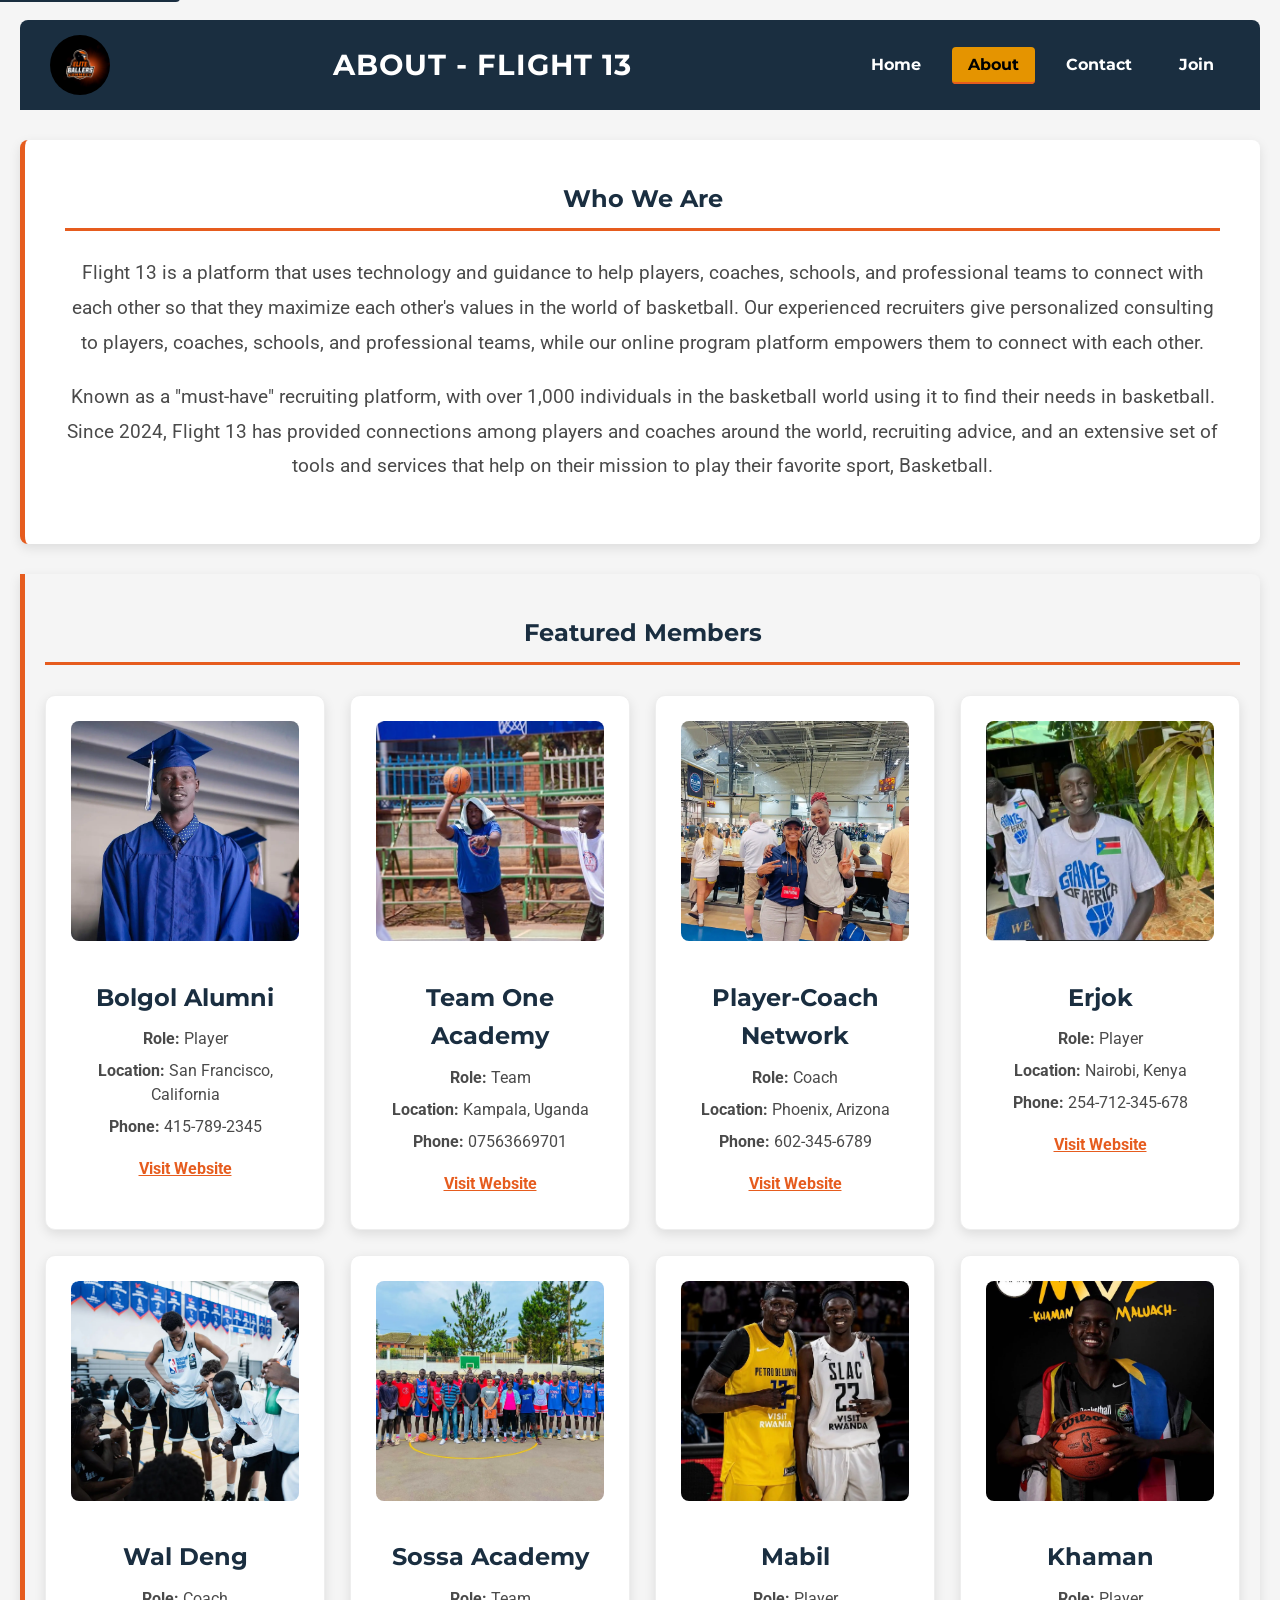
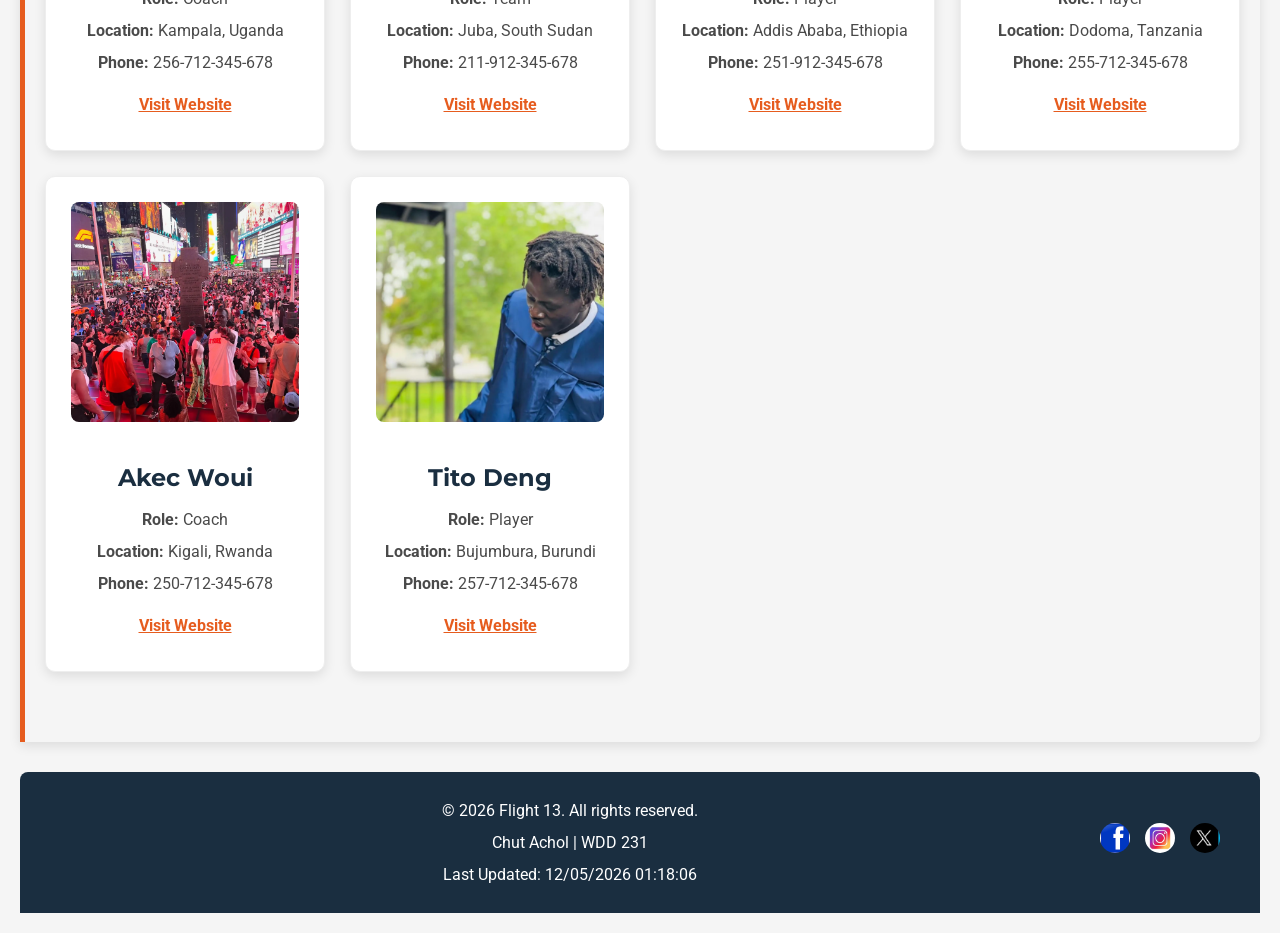
<file: project/about.html>
<!DOCTYPE html>
<html lang="en">
<head>
    <meta charset="UTF-8">
    <meta name="viewport" content="width=device-width, initial-scale=1.0">
    <meta name="description" content="Learn about Flight 13 - Premier basketball platform connecting players, coaches, and teams for recruitment and development opportunities worldwide.">
    <meta name="keywords" content="basketball recruiting platform, about Flight 13, basketball connection, player development">
    <meta name="author" content="Chut Achol">
    <meta name="robots" content="index, follow">
    
    <meta property="og:title" content="Flight 13 - About Us | Basketball Recruitment Platform">
    <meta property="og:type" content="website">
    <meta property="og:image" content="https://chutachol.github.io/wdd231/project/images/ballerlogo.jpg">
    <meta property="og:url" content="https://chutachol.github.io/wdd231/project/about.html">
    <meta property="og:description" content="Learn about Flight 13 - Connecting basketball talent with opportunities worldwide.">
    
    <meta name="twitter:card" content="summary_large_image">
    <meta name="twitter:title" content="Flight 13 - About Us">
    <meta name="twitter:description" content="Learn about Flight 13 - Connecting basketball talent with opportunities worldwide.">
    <meta name="twitter:image" content="https://chutachol.github.io/wdd231/project/images/ballerlogo.jpg">
    
    <link rel="canonical" href="https://chutachol.github.io/wdd231/project/about.html">
    <link rel="icon" href="images/favicon.ico">

    <title>About Us - Flight 13 | Basketball Recruitment Platform</title>

    <link rel="stylesheet" href="styles/styleproject.css">
</head>
<body>
    <a href="#main-content" class="skip-link">Skip to main content</a>

    <header role="banner">
        <div class="left-section">
            <img src="images/ballerlogo.jpg" alt="Flight 13 Basketball Logo" class="logo" width="60" height="60" loading="eager">
            <button id="menu-toggle" class="hamburger" aria-label="Toggle navigation menu" aria-expanded="false">&#9776;</button>
        </div>
        <h1 class="site-title">About - Flight 13</h1>
        <nav role="navigation" aria-label="Main navigation">
            <ul class="navigation">
                <li><a href="index.html">Home</a></li>
                <li><a href="about.html" class="active" aria-current="page">About</a></li>
                <li><a href="contact.html">Contact</a></li>
                <li><a href="join.html">Join</a></li>
            </ul>
        </nav>
    </header>

    <main id="main-content" role="main">
    
        <!-- Who We Are Section -->
        <section class="who-we-are" aria-labelledby="who-heading">
            <h2 id="who-heading">Who We Are</h2>
            <p>
                Flight 13 is a platform that uses technology and guidance to help players, coaches, schools, and professional teams 
                to connect with each other so that they maximize each other's values in the world of basketball. 
                Our experienced recruiters give personalized consulting to players, coaches, schools, and professional teams, while 
                our online program platform empowers them to connect with each other.
            </p>
            <p>
                Known as a "must-have" recruiting platform, with over 1,000 individuals in the basketball world using it to find their needs 
                in basketball. Since 2024, Flight 13 has provided connections among players and coaches around the world, 
                recruiting advice, and an extensive set of tools and services that help on their mission to play their favorite sport, Basketball.
            </p>
        </section>

        <section class="Featured" aria-labelledby="featured-heading">
            <h2 id="featured-heading">Featured Members</h2>
            <div id="Featured-cards">
                <!-- Featured cards will load dynamically -->
            </div>
        </section>

    </main>

    <footer role="contentinfo">
        <div class="footer-content">
            <p>&copy; <span id="year"></span> Flight 13. All rights reserved.</p>
            <p>Chut Achol | WDD 231</p>
            <p>Last Updated: <span id="last-modified"></span></p>
        </div>

        <!-- Social Media Links -->
        <div class="social-media">
            <a href="https://www.facebook.com" target="_blank" class="social-icon" aria-label="Follow us on Facebook">
                <img src="images/facebook.png" alt="Facebook icon" width="30" height="30" loading="lazy">
            </a>
            <a href="https://www.instagram.com" target="_blank" class="social-icon" aria-label="Follow us on Instagram">
                <img src="images/instagram.jpeg" alt="Instagram icon" width="30" height="30" loading="lazy">
            </a>
            <a href="https://www.twitter.com" target="_blank" class="social-icon" aria-label="Follow us on Twitter">
                <img src="images/twitter.jpeg" alt="Twitter icon" width="30" height="30" loading="lazy">
            </a>
        </div>
    </footer>

    <script src="scripts/project.js" defer></script>

</body>
</html>
</file>
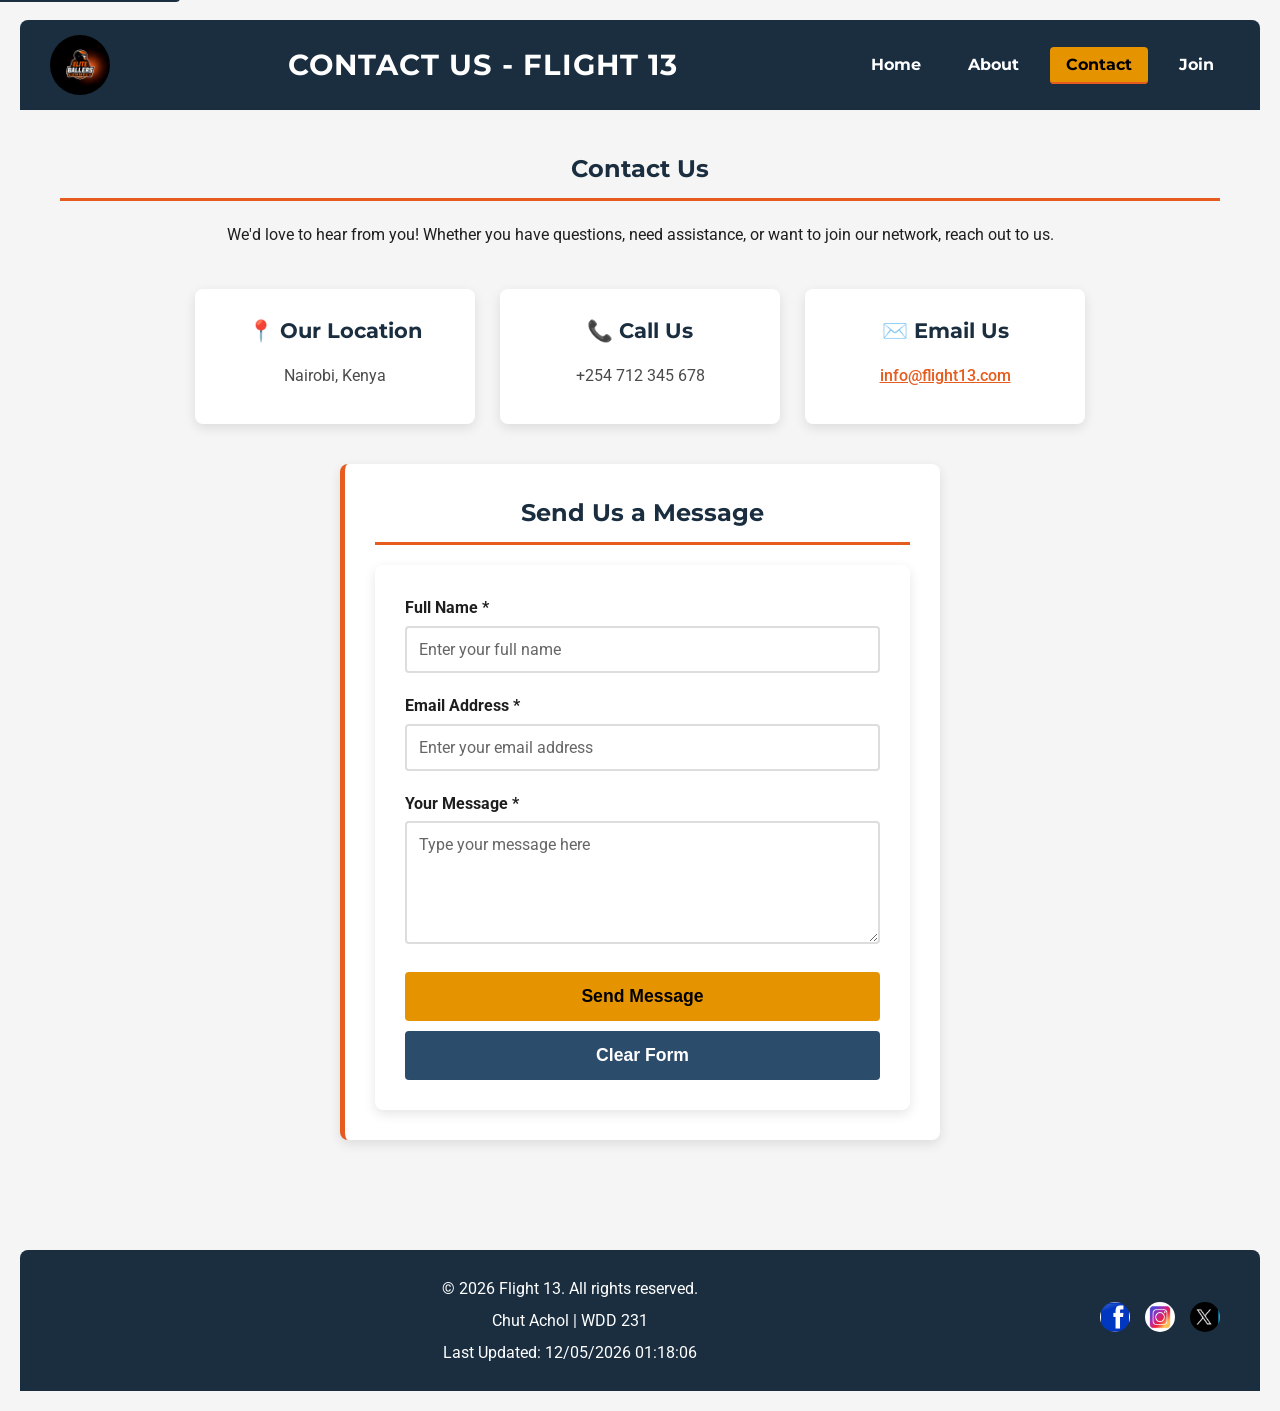
<file: project/contact.html>
<!DOCTYPE html>
<html lang="en">

<head>
    <meta charset="UTF-8">
    <meta name="viewport" content="width=device-width, initial-scale=1.0">
    <meta name="description"
        content="Contact Flight 13 for inquiries, partnerships, and recruitment opportunities. We're here to help you connect with basketball opportunities.">
    <meta name="keywords" content="contact Flight 13, basketball inquiries, recruitment partnerships, contact us">
    <meta name="author" content="Chut Achol">
    <meta name="robots" content="index, follow">

    <title>Contact Us - Flight 13 | Basketball Recruitment Platform</title>

    <meta property="og:title" content="Flight 13 - Contact Us">
    <meta property="og:type" content="website">
    <meta property="og:image" content="https://chutachol.github.io/wdd231/project/images/ballerlogo.jpg">
    <meta property="og:url" content="https://chutachol.github.io/wdd231/project/contact.html">
    <meta property="og:description" content="Get in touch with Flight 13 for basketball recruitment opportunities.">

    <meta name="twitter:card" content="summary_large_image">
    <meta name="twitter:title" content="Flight 13 - Contact Us">
    <meta name="twitter:description" content="Get in touch with Flight 13 for basketball recruitment opportunities.">
    <meta name="twitter:image" content="https://chutachol.github.io/wdd231/project/images/ballerlogo.jpg">

    <link rel="canonical" href="https://chutachol.github.io/wdd231/project/contact.html">
    <link rel="icon" href="images/favicon.ico">

    <link rel="stylesheet" href="styles/styleproject.css">
</head>

<body>
    <a href="#main-content" class="skip-link">Skip to main content</a>

    <header role="banner">
        <div class="left-section">
            <img src="images/ballerlogo.jpg" alt="Flight 13 Basketball Logo" class="logo" width="60" height="60"
                loading="eager">
            <button id="menu-toggle" class="hamburger" aria-label="Toggle navigation menu"
                aria-expanded="false">&#9776;</button>
        </div>
        <h1 class="site-title">Contact Us - Flight 13</h1>
        <nav role="navigation" aria-label="Main navigation">
            <ul class="navigation">
                <li><a href="index.html">Home</a></li>
                <li><a href="about.html">About</a></li>
                <li><a href="contact.html" class="active" aria-current="page">Contact</a></li>
                <li><a href="join.html">Join</a></li>
            </ul>
        </nav>
    </header>

    <main id="main-content" class="contact-container" role="main">
        <h2>Contact Us</h2>
        <p>We'd love to hear from you! Whether you have questions, need assistance, or want to join our network, reach
            out to us.</p>

        <div class="contact-details">
            <div class="contact-info">
                <h3>📍 Our Location</h3>
                <p>Nairobi, Kenya</p>
            </div>
            <div class="contact-info">
                <h3>📞 Call Us</h3>
                <p>+254 712 345 678</p>
            </div>
            <div class="contact-info">
                <h3>✉️ Email Us</h3>
                <p><a href="mailto:info@flight13.com" aria-label="Send email to info@flight13.com">info@flight13.com</a>
                </p>
            </div>
        </div>

        <section class="contact-form" aria-labelledby="form-heading">
            <h2 id="form-heading">Send Us a Message</h2>
            <form method="post" action="thankyou.html" novalidate>
                <div class="form-group">
                    <label for="name">Full Name <span aria-hidden="true">*</span></label>
                    <input type="text" id="name" name="name" autocomplete="name" placeholder="Enter your full name"
                        required aria-required="true">
                </div>

                <div class="form-group">
                    <label for="email">Email Address <span aria-hidden="true">*</span></label>
                    <input type="email" id="email" name="email" autocomplete="email"
                        placeholder="Enter your email address" required aria-required="true">
                </div>

                <div class="form-group">
                    <label for="message">Your Message <span aria-hidden="true">*</span></label>
                    <textarea id="message" name="message" rows="5" autocomplete="off"
                        placeholder="Type your message here" required aria-required="true"></textarea>
                </div>

                <button type="submit" aria-label="Send message">Send Message</button>
                <button type="reset" aria-label="Clear form">Clear Form</button>
            </form>
        </section>
    </main>

    <footer role="contentinfo">
        <div class="footer-content">
            <p>&copy; <span id="year"></span> Flight 13. All rights reserved.</p>
            <p>Chut Achol | WDD 231</p>
            <p>Last Updated: <span id="last-modified"></span></p>
        </div>

        <!-- Social Media Links -->
        <div class="social-media">
            <a href="https://www.facebook.com" target="_blank" class="social-icon" aria-label="Follow us on Facebook">
                <img src="images/facebook.png" alt="Facebook icon" width="30" height="30" loading="lazy">
            </a>
            <a href="https://www.instagram.com" target="_blank" class="social-icon" aria-label="Follow us on Instagram">
                <img src="images/instagram.jpeg" alt="Instagram icon" width="30" height="30" loading="lazy">
            </a>
            <a href="https://www.twitter.com" target="_blank" class="social-icon" aria-label="Follow us on Twitter">
                <img src="images/twitter.jpeg" alt="Twitter icon" width="30" height="30" loading="lazy">
            </a>
        </div>
    </footer>

    <script src="scripts/project.js" defer></script>

</body>

</html>
</file>
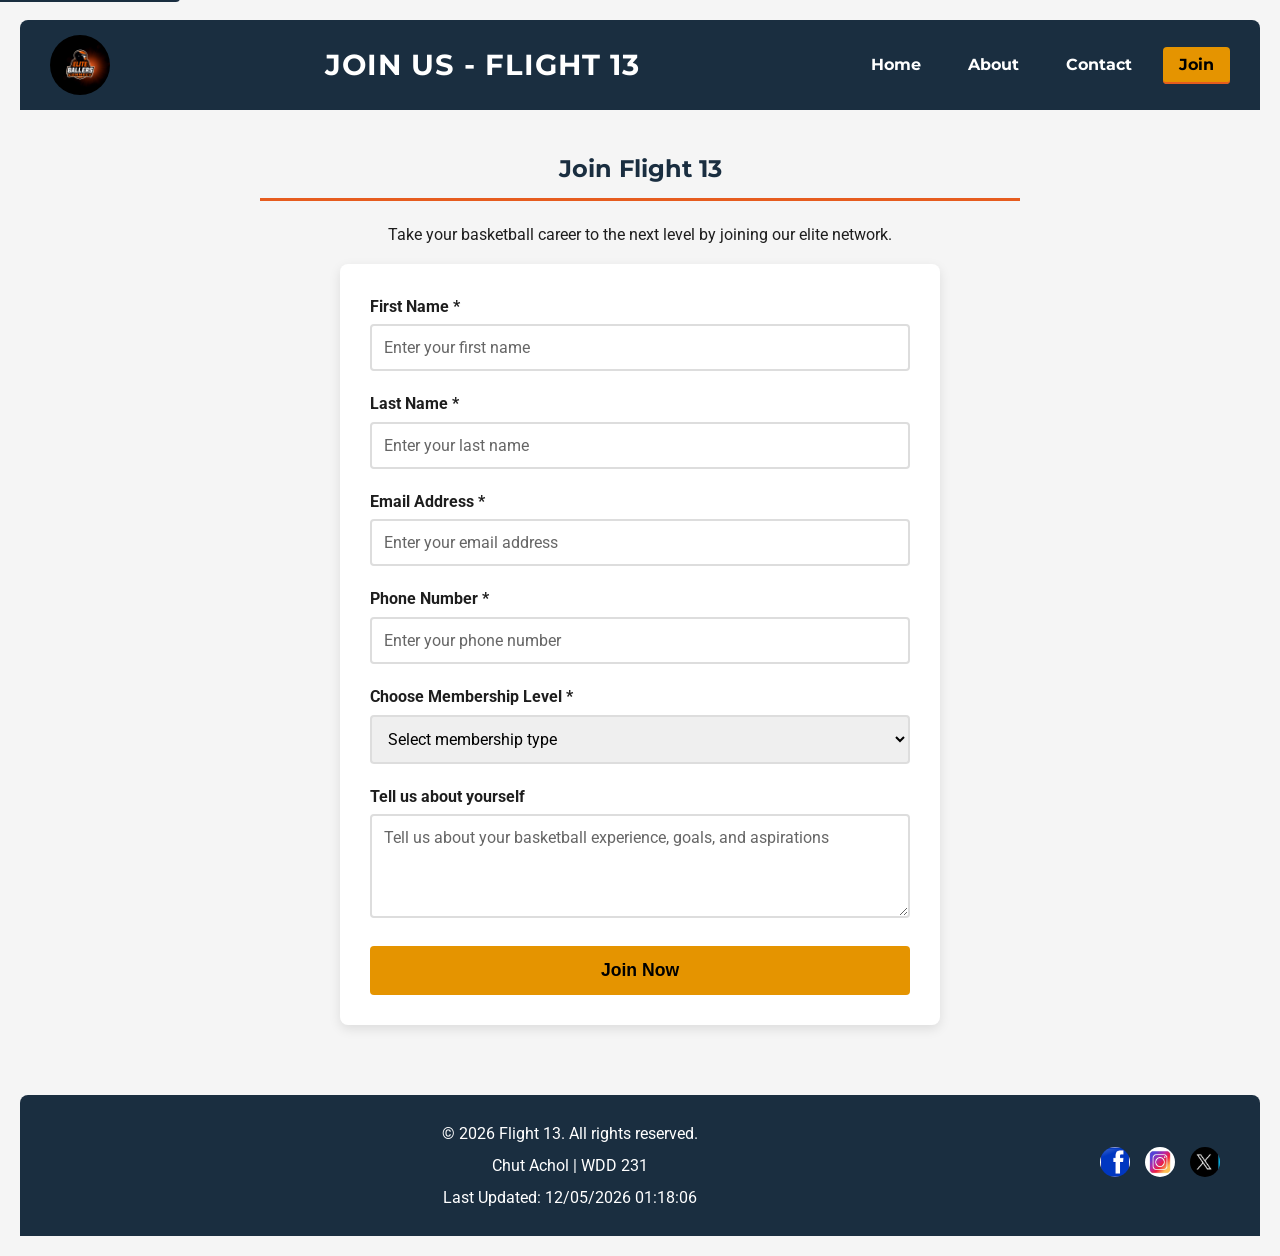
<file: project/join.html>
<!DOCTYPE html>
<html lang="en">

<head>
    <meta charset="UTF-8">
    <meta name="viewport" content="width=device-width, initial-scale=1.0">
    <meta name="description"
        content="Join Flight 13 and become part of a thriving basketball network. Create your player, coach, or team profile today.">
    <meta name="keywords"
        content="join Flight 13, basketball registration, player profile, coach registration, team registration">
    <meta name="author" content="Chut Achol">
    <meta name="robots" content="index, follow">

    <title>Join Us - Flight 13 | Basketball Recruitment Platform</title>

    <meta property="og:title" content="Flight 13 - Join Our Basketball Network">
    <meta property="og:type" content="website">
    <meta property="og:image" content="https://chutachol.github.io/wdd231/project/images/ballerlogo.jpg">
    <meta property="og:url" content="https://chutachol.github.io/wdd231/project/join.html">
    <meta property="og:description" content="Join Flight 13 and connect with basketball opportunities worldwide.">

    <meta name="twitter:card" content="summary_large_image">
    <meta name="twitter:title" content="Flight 13 - Join Us">
    <meta name="twitter:description" content="Join Flight 13 and connect with basketball opportunities worldwide.">
    <meta name="twitter:image" content="https://chutachol.github.io/wdd231/project/images/ballerlogo.jpg">

    <link rel="canonical" href="https://chutachol.github.io/wdd231/project/join.html">
    <link rel="icon" href="images/favicon.ico">

    <link rel="stylesheet" href="styles/styleproject.css">
</head>

<body>
    <a href="#main-content" class="skip-link">Skip to main content</a>

    <header role="banner">
        <div class="left-section">
            <img src="images/ballerlogo.jpg" alt="Flight 13 Basketball Logo" class="logo" width="60" height="60"
                loading="eager">
            <button id="menu-toggle" class="hamburger" aria-label="Toggle navigation menu"
                aria-expanded="false">&#9776;</button>
        </div>
        <h1 class="site-title">Join Us - Flight 13</h1>
        <nav role="navigation" aria-label="Main navigation">
            <ul class="navigation">
                <li><a href="index.html">Home</a></li>
                <li><a href="about.html">About</a></li>
                <li><a href="contact.html">Contact</a></li>
                <li><a href="join.html" class="active" aria-current="page">Join</a></li>
            </ul>
        </nav>
    </header>

    <main id="main-content" class="join-container" role="main">
        <h2>Join Flight 13</h2>
        <p>Take your basketball career to the next level by joining our elite network.</p>

        <form id="joinForm" method="post" action="thankyou.html" novalidate>
            <div class="form-group">
                <label for="first-name">First Name <span aria-hidden="true">*</span></label>
                <input type="text" id="first-name" name="first-name" autocomplete="given-name"
                    placeholder="Enter your first name" required aria-required="true">
            </div>

            <div class="form-group">
                <label for="last-name">Last Name <span aria-hidden="true">*</span></label>
                <input type="text" id="last-name" name="last-name" autocomplete="family-name"
                    placeholder="Enter your last name" required aria-required="true">
            </div>

            <div class="form-group">
                <label for="email">Email Address <span aria-hidden="true">*</span></label>
                <input type="email" id="email" name="email" autocomplete="email" placeholder="Enter your email address"
                    required aria-required="true">
            </div>

            <div class="form-group">
                <label for="phone">Phone Number <span aria-hidden="true">*</span></label>
                <input type="tel" id="phone" name="phone" autocomplete="tel" placeholder="Enter your phone number"
                    required pattern="[0-9]{10}" aria-required="true" aria-label="Phone number, 10 digits">
            </div>

            <div class="form-group">
                <label for="membership">Choose Membership Level <span aria-hidden="true">*</span></label>
                <select id="membership" name="membership" required aria-required="true">
                    <option value="">Select membership type</option>
                    <option value="player">Player Membership</option>
                    <option value="coach">Coach Membership</option>
                    <option value="team">Team Membership</option>
                    <option value="scout">Scout Membership</option>
                </select>
            </div>

            <div class="form-group">
                <label for="bio">Tell us about yourself</label>
                <textarea id="bio" name="bio" rows="4" autocomplete="off"
                    placeholder="Tell us about your basketball experience, goals, and aspirations"></textarea>
            </div>

            <button type="submit" aria-label="Submit join form">Join Now</button>
        </form>
    </main>

    <footer role="contentinfo">
        <div class="footer-content">
            <p>&copy; <span id="year"></span> Flight 13. All rights reserved.</p>
            <p>Chut Achol | WDD 231</p>
            <p>Last Updated: <span id="last-modified"></span></p>
        </div>

        <!-- Social Media Links -->
        <div class="social-media">
            <a href="https://www.facebook.com" target="_blank" class="social-icon" aria-label="Follow us on Facebook">
                <img src="images/facebook.png" alt="Facebook icon" width="30" height="30" loading="lazy">
            </a>
            <a href="https://www.instagram.com" target="_blank" class="social-icon" aria-label="Follow us on Instagram">
                <img src="images/instagram.jpeg" alt="Instagram icon" width="30" height="30" loading="lazy">
            </a>
            <a href="https://www.twitter.com" target="_blank" class="social-icon" aria-label="Follow us on Twitter">
                <img src="images/twitter.jpeg" alt="Twitter icon" width="30" height="30" loading="lazy">
            </a>
        </div>
    </footer>

    <script src="scripts/project.js" defer></script>

</body>

</html>
</file>
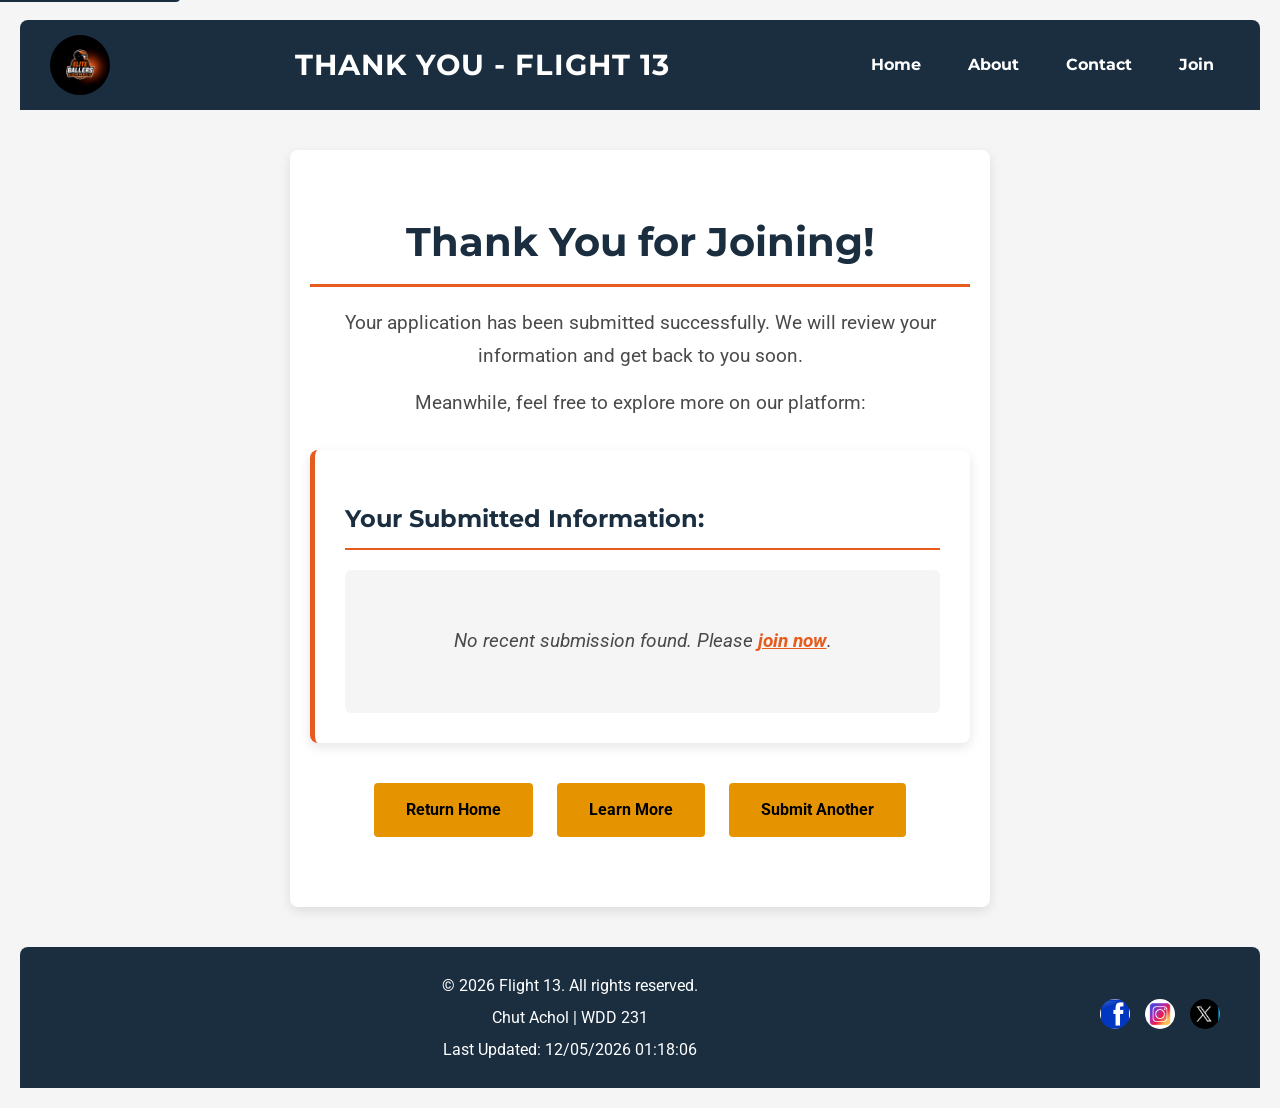
<file: project/thankyou.html>
<!DOCTYPE html>
<html lang="en">

<head>
    <meta charset="UTF-8">
    <meta name="viewport" content="width=device-width, initial-scale=1.0">
    <meta name="description"
        content="Thank you for joining Flight 13! Your basketball recruitment profile has been submitted successfully.">
    <meta name="keywords" content="thank you, Flight 13, registration complete, basketball network">
    <meta name="author" content="Chut Achol">
    <meta name="robots" content="noindex, follow">

    <title>Thank You - Flight 13 | Registration Complete</title>

    <meta property="og:title" content="Flight 13 - Thank You">
    <meta property="og:type" content="website">
    <meta property="og:image" content="https://chutachol.github.io/wdd231/project/images/ballerlogo.jpg">
    <meta property="og:url" content="https://chutachol.github.io/wdd231/project/thankyou.html">
    <meta property="og:description" content="Thank you for joining Flight 13 basketball network.">

    <link rel="canonical" href="https://chutachol.github.io/wdd231/project/thankyou.html">
    <link rel="icon" href="images/favicon.ico">

    <link rel="stylesheet" href="styles/styleproject.css">
</head>

<body>
    <a href="#main-content" class="skip-link">Skip to main content</a>

    <header role="banner">
        <div class="left-section">
            <img src="images/ballerlogo.jpg" alt="Flight 13 Basketball Logo" class="logo" width="60" height="60"
                loading="eager">
            <button id="menu-toggle" class="hamburger" aria-label="Toggle navigation menu"
                aria-expanded="false">&#9776;</button>
        </div>
        <h1 class="site-title">Thank You - Flight 13</h1>
        <nav role="navigation" aria-label="Main navigation">
            <ul class="navigation">
                <li><a href="index.html">Home</a></li>
                <li><a href="about.html">About</a></li>
                <li><a href="contact.html">Contact</a></li>
                <li><a href="join.html">Join</a></li>
            </ul>
        </nav>
    </header>

    <main id="main-content" class="thankyou-container" role="main">
        <h2>Thank You for Joining!</h2>
        <p>Your application has been submitted successfully. We will review your information and get back to you soon.
        </p>
        <p>Meanwhile, feel free to explore more on our platform:</p>

        <!-- Display Submitted Form Data -->
        <section class="submitted-data" aria-labelledby="submitted-heading">
            <h3 id="submitted-heading">Your Submitted Information:</h3>
            <div id="form-data-display" class="data-display">
                <!-- Data will be inserted here dynamically -->
            </div>
        </section>

        <div class="thankyou-links">
            <a href="index.html" class="button" aria-label="Return to home page">Return Home</a>
            <a href="about.html" class="button" aria-label="Learn more about Flight 13">Learn More</a>
            <a href="join.html" class="button" aria-label="Submit another application">Submit Another</a>
        </div>
    </main>

    <footer role="contentinfo">
        <div class="footer-content">
            <p>&copy; <span id="year"></span> Flight 13. All rights reserved.</p>
            <p>Chut Achol | WDD 231</p>
            <p>Last Updated: <span id="last-modified"></span></p>
        </div>

        <!-- Social Media Links -->
        <div class="social-media">
            <a href="https://www.facebook.com" target="_blank" class="social-icon" aria-label="Follow us on Facebook">
                <img src="images/facebook.png" alt="Facebook icon" width="30" height="30" loading="lazy">
            </a>
            <a href="https://www.instagram.com" target="_blank" class="social-icon" aria-label="Follow us on Instagram">
                <img src="images/instagram.jpeg" alt="Instagram icon" width="30" height="30" loading="lazy">
            </a>
            <a href="https://www.twitter.com" target="_blank" class="social-icon" aria-label="Follow us on Twitter">
                <img src="images/twitter.jpeg" alt="Twitter icon" width="30" height="30" loading="lazy">
            </a>
        </div>
    </footer>

    <script src="scripts/project.js" defer></script>

    <!-- Additional script for displaying form data -->
    <script>
        // Display form data from localStorage on page load
        document.addEventListener('DOMContentLoaded', function () {
            // Get the saved form data from localStorage
            const savedData = localStorage.getItem('joinFormData');
            const displayDiv = document.getElementById('form-data-display');

            if (savedData && displayDiv) {
                try {
                    const data = JSON.parse(savedData);

                    // Format membership type for display
                    let membershipDisplay = data.membership;
                    if (membershipDisplay) {
                        membershipDisplay = membershipDisplay.charAt(0).toUpperCase() + membershipDisplay.slice(1) + ' Membership';
                    }

                    // Format date if timestamp exists
                    let dateDisplay = '';
                    if (data.timestamp) {
                        const submissionDate = new Date(data.timestamp);
                        dateDisplay = submissionDate.toLocaleString();
                    }

                    // Create HTML to display the data
                    displayDiv.innerHTML = `
                        <div class="data-grid">
                            <div class="data-item">
                                <strong>Full Name:</strong> 
                                <span>${escapeHtml(data.firstName || '')} ${escapeHtml(data.lastName || '')}</span>
                            </div>
                            <div class="data-item">
                                <strong>Email Address:</strong> 
                                <span>${escapeHtml(data.email || '')}</span>
                            </div>
                            <div class="data-item">
                                <strong>Phone Number:</strong> 
                                <span>${escapeHtml(data.phone || '')}</span>
                            </div>
                            <div class="data-item">
                                <strong>Membership Type:</strong> 
                                <span>${escapeHtml(membershipDisplay || 'Not specified')}</span>
                            </div>
                            <div class="data-item">
                                <strong>Bio/Experience:</strong> 
                                <span>${escapeHtml(data.bio || 'Not provided')}</span>
                            </div>
                            ${dateDisplay ? `
                            <div class="data-item">
                                <strong>Submitted On:</strong> 
                                <span>${escapeHtml(dateDisplay)}</span>
                            </div>
                            ` : ''}
                        </div>
                    `;

                    // Optional: Clear localStorage after displaying (uncomment if you want to clear)
                    // localStorage.removeItem('joinFormData');

                } catch (e) {
                    console.error('Error parsing saved form data:', e);
                    displayDiv.innerHTML = '<p class="error">Unable to display saved data.</p>';
                }
            } else {
                // No data found in localStorage
                if (displayDiv) {
                    displayDiv.innerHTML = '<p class="no-data">No recent submission found. Please <a href="join.html">join now</a>.</p>';
                }
            }
        });

        // Helper function to escape HTML and prevent XSS
        function escapeHtml(text) {
            if (!text) return '';
            const div = document.createElement('div');
            div.textContent = text;
            return div.innerHTML;
        }
    </script>
</body>

</html>
</file>
<file: styles/small.css>
* {
    margin: 0;
    padding: 0;
    box-sizing: border-box;
}

:root {
    --primary-color: #2c3e50;
    --secondary-color: #3498db;
    --accent-color: #e74c3c;
    --text-color: #333;
    --bg-color: #f9f9f9;
    --card-bg: #fff;
    --border-color: #ddd;
    --completed-color: #27ae60;
    --pending-color: #f39c12;
    --font-family: 'Poppins', sans-serif;
}

body {
    font-family: var(--font-family);
    line-height: 1.6;
    color: var(--text-color);
    background-color: var(--bg-color);
    min-height: 100vh;
    display: flex;
    flex-direction: column;
}

/* Header Styles */
header {
    background-color: var(--primary-color);
    color: white;
    padding: 1rem;
    position: sticky;
    top: 0;
    z-index: 1000;
    box-shadow: 0 2px 5px rgba(0, 0, 0, 0.1);
}

.header-container {
    display: flex;
    justify-content: space-between;
    align-items: center;
    max-width: 1200px;
    margin: 0 auto;
}

.logo-link {
    display: flex;
    align-items: center;
    gap: 1rem;
    text-decoration: none;
    color: white;
}

.logo-link img {
    width: 50px;
    height: 50px;
}

.logo-link span {
    font-size: 1.5rem;
    font-weight: 600;
}

.hamburger {
    background: none;
    border: none;
    cursor: pointer;
    display: flex;
    flex-direction: column;
    gap: 4px;
    padding: 0.5rem;
}

.hamburger-line {
    width: 25px;
    height: 3px;
    background-color: white;
    transition: transform 0.3s ease;
}

/* Navigation Styles */
.navigation {
    background-color: var(--primary-color);
    position: absolute;
    top: 100%;
    left: 0;
    right: 0;
    z-index: 999;
    display: none;
}

.navigation.active {
    display: block;
}

.nav-menu {
    list-style: none;
    padding: 0;
}

.nav-item {
    border-bottom: 1px solid rgba(255, 255, 255, 0.1);
}

.nav-link {
    display: block;
    padding: 1rem;
    color: white;
    text-decoration: none;
    transition: background-color 0.3s ease;
}

.nav-link:hover,
.nav-link.active {
    background-color: var(--secondary-color);
}

/* Main Content Styles */
main {
    flex: 1;
    max-width: 1200px;
    margin: 0 auto;
    padding: 2rem 1rem;
    width: 100%;
}

h1 {
    font-size: 2.5rem;
    margin-bottom: 2rem;
    color: var(--primary-color);
    text-align: center;
}

h2 {
    font-size: 1.8rem;
    margin-bottom: 1rem;
    color: var(--secondary-color);
}

section {
    margin-bottom: 3rem;
    padding: 1.5rem;
    background-color: var(--card-bg);
    border-radius: 8px;
    box-shadow: 0 2px 5px rgba(0, 0, 0, 0.1);
}

/* About Section */
.about-section p {
    font-size: 1.1rem;
    line-height: 1.8;
}

/* Photo Section */
.photo-container {
    text-align: center;
}

.photo-container img {
    max-width: 100%;
    height: auto;
    border-radius: 8px;
    box-shadow: 0 3px 10px rgba(0, 0, 0, 0.2);
}

/* Courses Section */
.filter-buttons {
    display: flex;
    gap: 0.5rem;
    margin-bottom: 1.5rem;
    flex-wrap: wrap;
}

.filter-btn {
    padding: 0.5rem 1rem;
    background-color: var(--border-color);
    border: none;
    border-radius: 4px;
    cursor: pointer;
    font-family: var(--font-family);
    font-size: 1rem;
    transition: background-color 0.3s ease;
}

.filter-btn.active,
.filter-btn:hover {
    background-color: var(--secondary-color);
    color: white;
}

.courses-container {
    display: grid;
    gap: 1rem;
}

.course-card {
    padding: 1rem;
    background-color: var(--card-bg);
    border-left: 4px solid var(--pending-color);
    border-radius: 4px;
    box-shadow: 0 1px 3px rgba(0, 0, 0, 0.1);
}

.course-card.completed {
    border-left-color: var(--completed-color);
}

.course-code {
    font-weight: 600;
    color: var(--primary-color);
    margin-bottom: 0.5rem;
}

.course-name {
    margin-bottom: 0.5rem;
}

.course-credits {
    color: var(--secondary-color);
    font-weight: 600;
}

.credits-display {
    margin-top: 1.5rem;
    padding: 1rem;
    background-color: var(--primary-color);
    color: white;
    border-radius: 4px;
    text-align: center;
}

/* Footer Styles */
footer {
    background-color: var(--primary-color);
    color: white;
    padding: 2rem 1rem;
    text-align: center;
}

.social-links {
    display: flex;
    justify-content: center;
    gap: 1rem;
    margin-bottom: 1rem;
}

.social-links a {
    color: white;
    transition: opacity 0.3s ease;
}

.social-links a:hover {
    opacity: 0.8;
}

.footer-info p {
    margin-bottom: 0.5rem;
}

/* Responsive Design */
@media (max-width: 319px) {
    main {
        padding: 1rem 0.5rem;
    }

    h1 {
        font-size: 2rem;
    }

    h2 {
        font-size: 1.5rem;
    }
}

/* Utility Classes */
.visually-hidden {
    position: absolute;
    width: 1px;
    height: 1px;
    padding: 0;
    margin: -1px;
    overflow: hidden;
    clip: rect(0, 0, 0, 0);
    white-space: nowrap;
    border: 0;
}
</file>
<file: styles/large.css>
@media (min-width: 768px) {
    .hamburger {
        display: none;
    }
    
    .navigation {
        position: static;
        display: block;
        background-color: var(--secondary-color);
    }
    
    .nav-menu {
        display: flex;
        justify-content: center;
        max-width: 1200px;
        margin: 0 auto;
    }
    
    .nav-item {
        border: none;
    }
    
    .nav-link {
        padding: 1rem 2rem;
    }
    
    .nav-link:hover,
    .nav-link.active {
        background-color: var(--primary-color);
    }
    
    main {
        padding: 2rem;
    }
    
    .courses-container {
        grid-template-columns: repeat(auto-fill, minmax(300px, 1fr));
    }
    
    .photo-container img {
        max-width: 300px;
    }
    
    .filter-buttons {
        justify-content: center;
    }
}

@media (min-width: 1024px) {
    .header-container,
    .nav-menu,
    main {
        max-width: 1200px;
        margin: 0 auto;
    }
    
    .courses-container {
        grid-template-columns: repeat(3, 1fr);
    }
    
    section {
        margin-left: 0;
        margin-right: 0;
    }
}
</file>
<file: project/styles/styleproject.css>
@import url('https://fonts.googleapis.com/css2?family=Montserrat:wght@400;700&family=Roboto:wght@400;700&display=swap');

:root {
    --primary-dark: #1A2E40;
    /* Deep navy blue - primary brand color */
    --primary-light: #2C4C6B;
    /* Lighter navy - for hover states */
    --accent-orange: #E65C1E;
    /* Darker orange for better contrast */
    --accent-hover: #C44D1A;
    /* Even darker for hover */
    --accent-yellow: #E59400;
    /* Darker gold for better contrast */
    --accent-yellow-hover: #C47D00;
    /* Even darker for hover */
    --text-dark: #1E1E1E;
    /* Near black for text */
    --text-light: #FFFFFF;
    /* White text */
    --text-gray: #4A4A4A;
    /* Darker gray for better contrast */
    --bg-light: #F5F5F5;
    /* Light gray background */
    --bg-white: #FFFFFF;
    /* White background */
    --card-shadow: rgba(0, 0, 0, 0.1);
    --overlay-dark: rgba(0, 0, 0, 0.7);
    /* Darker overlay for better contrast */
}

* {
    margin: 0;
    padding: 0;
    box-sizing: border-box;
}

body {
    font-family: 'Roboto', sans-serif;
    background-color: var(--bg-light);
    color: var(--text-dark);
    margin: 0;
    padding: 20px;
    line-height: 1.6;
}

/* Skip Link for Accessibility */
.skip-link {
    position: absolute;
    top: -40px;
    left: 0;
    background: var(--primary-dark);
    color: var(--text-light);
    padding: 8px 16px;
    z-index: 100;
    text-decoration: none;
    font-weight: bold;
    border-radius: 0 0 4px 0;
}

.skip-link:focus {
    top: 0;
    outline: 2px solid var(--accent-yellow);
}

header {
    background-color: var(--primary-dark);
    color: var(--text-light);
    text-align: center;
    padding: 20px;
    font-family: 'Montserrat', sans-serif;
}

h1,
h2,
h3 {
    font-family: 'Montserrat', sans-serif;
    color: var(--primary-dark);
}

h1 {
    color: var(--text-light);
}

h2 {
    border-bottom: 3px solid var(--accent-orange);
    padding-bottom: 10px;
    margin-bottom: 20px;
}

h3 {
    color: var(--primary-light);
    margin: 20px 0 10px;
}

section {
    background: var(--bg-white);
    padding: 25px;
    margin: 20px 0;
    border-left: 5px solid var(--accent-orange);
    box-shadow: 0 4px 12px var(--card-shadow);
    border-radius: 0 8px 8px 0;
}

ul,
ol {
    list-style-type: square;
    padding-left: 30px;
    margin: 15px 0;
}

li {
    margin: 8px 0;
    line-height: 1.6;
}

p {
    margin-bottom: 15px;
    line-height: 1.7;
}

/* Link Styles */
a {
    color: var(--primary-dark);
    text-decoration: underline;
    font-weight: 500;
    transition: color 0.3s ease;
}

a:hover {
    color: var(--accent-hover);
    text-decoration: none;
}

footer {
    background-color: var(--primary-dark);
    color: var(--text-light);
    text-align: center;
    padding: 25px 15px;
    display: flex;
    justify-content: space-between;
    align-items: center;
    flex-wrap: wrap;
    margin-top: 30px;
    border-radius: 8px 8px 0 0;
}

footer p {
    margin: 5px 0;
    color: var(--text-light);
}

footer a {
    color: var(--text-light);
    text-decoration: underline;
}

footer a:hover {
    color: var(--accent-yellow);
}

.footer-content {
    flex: 1;
    text-align: center;
}

.social-media {
    display: flex;
    gap: 15px;
    margin-right: 20px;
}

.social-icon {
    display: inline-block;
    text-decoration: none;
}

.social-icon img {
    width: 30px;
    height: 30px;
    transition: transform 0.3s ease;
    border-radius: 50%;
}

.social-icon img:hover {
    transform: scale(1.2);
}

/* Hero Section */
.hero {
    position: relative;
    width: 100%;
    height: 500px;
    display: flex;
    align-items: center;
    justify-content: center;
    overflow: hidden;
    border-radius: 8px;
    margin-bottom: 30px;
}

/* Background Image */
.hero-image {
    width: 100%;
    height: 100%;
    object-fit: cover;
    position: absolute;
    top: 0;
    left: 0;
    z-index: 0;
}

/* Dark Overlay */
.hero::before {
    content: "";
    position: absolute;
    top: 0;
    left: 0;
    width: 100%;
    height: 100%;
    background: var(--overlay-dark);
    z-index: 1;
}

/* Hero Text */
.hero-text {
    position: relative;
    text-align: center;
    color: var(--text-light);
    z-index: 2;
    max-width: 80%;
    padding: 30px;
}

.hero-text h2 {
    font-size: 2.8rem;
    margin-bottom: 15px;
    color: var(--text-light);
    border-bottom: none;
}

.hero-text p {
    font-size: 1.3rem;
    margin-bottom: 20px;
}

/* CTA Button */
.cta-button {
    display: inline-block;
    padding: 12px 30px;
    font-size: 1.2rem;
    font-weight: bold;
    color: #000000;
    background: var(--accent-orange);
    text-decoration: none;
    border-radius: 50px;
    transition: all 0.3s ease;
    border: 2px solid transparent;
}

.cta-button:hover,
.cta-button:focus {
    background: var(--accent-hover);
    color: #000000;
    transform: translateY(-2px);
    box-shadow: 0 4px 12px rgba(0, 0, 0, 0.2);
    text-decoration: none;
}

/* Footer Styling */
footer {
    text-align: center;
    padding: 20px;
    background-color: var(--primary-dark);
    color: var(--text-light);
    margin-top: 30px;
}

/* Scenario Section */
.scenario {
    position: relative;
    width: 100%;
    height: 450px;
    display: flex;
    align-items: center;
    justify-content: center;
    overflow: hidden;
    border-radius: 8px;
}

/* Background Image */
.trainingground-image {
    width: 100%;
    height: 100%;
    object-fit: cover;
    position: absolute;
    top: 0;
    left: 0;
    z-index: 0;
}

/* Dark Overlay */
.scenario::before {
    content: "";
    position: absolute;
    top: 0;
    left: 0;
    width: 100%;
    height: 100%;
    background: var(--overlay-dark);
    z-index: 1;
}

/* Overlay Content */
.overlay {
    position: relative;
    text-align: center;
    color: var(--text-light);
    z-index: 2;
    max-width: 80%;
    padding: 30px;
}

.overlay h2 {
    font-size: 2.5rem;
    margin-bottom: 20px;
    color: var(--text-light);
    border-bottom: 3px solid var(--accent-orange);
    display: inline-block;
    padding-bottom: 10px;
}

.overlay ul {
    list-style: none;
    padding: 0;
}

.overlay li {
    font-size: 1.3rem;
    margin: 15px 0;
}

/* Recruiting Profile Section */
.recruiting-profile {
    position: relative;
    width: 100%;
    height: 450px;
    display: flex;
    align-items: center;
    justify-content: center;
    overflow: hidden;
    border-radius: 8px;
}

/* Background Image */
.recruit-profile-image {
    width: 100%;
    height: 100%;
    object-fit: cover;
    position: absolute;
    top: 0;
    left: 0;
    z-index: 0;
}

/* Dark Overlay */
.recruiting-profile::before {
    content: "";
    position: absolute;
    top: 0;
    left: 0;
    width: 100%;
    height: 100%;
    background: var(--overlay-dark);
    z-index: 1;
}

/* Profile Text */
.profile-text {
    position: relative;
    text-align: center;
    color: var(--text-light);
    z-index: 2;
    max-width: 80%;
    padding: 30px;
}

.profile-text h2 {
    font-size: 2.5rem;
    margin-bottom: 20px;
    color: var(--text-light);
    border-bottom: 3px solid var(--accent-orange);
    display: inline-block;
    padding-bottom: 10px;
}

.profile-text p {
    font-size: 1.3rem;
    line-height: 1.6;
    margin-bottom: 20px;
}

/* CTA Link */
.cta-link {
    color: var(--accent-yellow);
    font-weight: bold;
    text-decoration: underline;
    font-size: 1.2rem;
}

.cta-link:hover {
    color: var(--text-light);
    text-decoration: none;
}

/* Header Styling */
header {
    display: flex;
    align-items: center;
    justify-content: space-between;
    background: var(--primary-dark);
    padding: 15px 30px;
    position: relative;
    border-radius: 8px 8px 0 0;
}

/* Left Section: Logo + Hamburger */
.left-section {
    display: flex;
    align-items: center;
    gap: 15px;
}

/* Logo */
header .logo {
    max-width: 60px;
    height: auto;
    border-radius: 50%;
}

/* Site Title */
.site-title {
    flex-grow: 1;
    text-align: center;
    color: var(--text-light);
    font-size: 1.8rem;
    font-weight: bold;
    text-transform: uppercase;
    letter-spacing: 1px;
}

/* Navigation */
nav ul {
    list-style: none;
    display: flex;
    gap: 15px;
    margin: 0;
    padding: 0;
}

nav ul li {
    display: inline;
    margin: 0;
}

nav ul li a {
    color: var(--text-light);
    font-size: 1rem;
    font-weight: bold;
    text-decoration: none;
    padding: 8px 16px;
    border-radius: 4px;
    transition: all 0.3s ease;
}

nav ul li a:hover,
nav ul li a.active {
    background: var(--accent-yellow);
    color: #000000;
    text-decoration: none;
}

nav ul li a.active {
    font-weight: 700;
    border-bottom: 2px solid var(--accent-orange);
}

/* Hamburger Menu */
.hamburger {
    font-size: 30px;
    background: none;
    border: none;
    cursor: pointer;
    color: var(--text-light);
    display: none;
    padding: 5px 10px;
}

/* Form Styles */
form {
    max-width: 600px;
    margin: 0 auto;
    background: var(--bg-white);
    padding: 30px;
    border-radius: 8px;
    box-shadow: 0 4px 12px var(--card-shadow);
}

.form-group {
    margin-bottom: 20px;
}

label {
    display: block;
    text-align: left;
    font-weight: 700;
    margin-top: 0;
    margin-bottom: 5px;
    color: var(--text-dark);
}

input,
select,
textarea {
    width: 100%;
    padding: 12px;
    margin-top: 0;
    border: 2px solid #ddd;
    border-radius: 4px;
    font-family: 'Roboto', sans-serif;
    font-size: 1rem;
    transition: border-color 0.3s ease;
}

input:focus,
select:focus,
textarea:focus {
    outline: none;
    border-color: var(--accent-orange);
    box-shadow: 0 0 0 3px rgba(230, 92, 30, 0.1);
}

::placeholder {
    color: #666666;
    opacity: 1;
}

button {
    display: block;
    width: 100%;
    background-color: var(--accent-yellow);
    color: #000000;
    font-size: 1.1rem;
    font-weight: bold;
    border: none;
    padding: 14px;
    border-radius: 4px;
    margin-top: 20px;
    cursor: pointer;
    transition: all 0.3s ease;
}

button:hover {
    background-color: var(--accent-yellow-hover);
    transform: translateY(-2px);
    box-shadow: 0 4px 12px rgba(0, 0, 0, 0.2);
}

button[type="reset"] {
    background-color: var(--primary-light);
    color: var(--text-light);
    margin-top: 10px;
}

button[type="reset"]:hover {
    background-color: var(--primary-dark);
}

/* Featured Members Section */
.Featured {
    text-align: center;
    padding: 40px 20px;
    background-color: var(--bg-light);
}

/* Featured Cards Grid Layout */
#Featured-cards {
    display: grid;
    grid-template-columns: repeat(auto-fit, minmax(280px, 1fr));
    gap: 25px;
    justify-content: center;
    max-width: 1200px;
    margin: 30px auto;
}

/* Individual Card Styling */
.card {
    background: var(--bg-white);
    border-radius: 10px;
    box-shadow: 0 4px 12px var(--card-shadow);
    padding: 25px;
    text-align: center;
    transition: all 0.3s ease-in-out;
    cursor: pointer;
    border: 1px solid #eee;
}

.card:hover {
    transform: translateY(-8px);
    box-shadow: 0 8px 24px rgba(0, 0, 0, 0.15);
}

/* Image Styling */
.card img {
    width: 100%;
    height: 220px;
    object-fit: cover;
    border-radius: 8px;
    margin-bottom: 15px;
}

/* Text Styling */
.card h3 {
    font-size: 1.5rem;
    margin: 15px 0 10px;
    color: var(--primary-dark);
}

.card p {
    font-size: 1rem;
    color: var(--text-gray);
    line-height: 1.5;
    margin: 8px 0;
}

.card a {
    color: var(--accent-orange);
    text-decoration: underline;
    font-weight: bold;
    display: inline-block;
    margin-top: 10px;
}

.card a:hover {
    color: var(--accent-hover);
    text-decoration: none;
}

/* Contact Page Layout */
.contact-container {
    text-align: center;
    padding: 40px 20px;
    max-width: 1200px;
    margin: 0 auto;
}

.contact-details {
    display: flex;
    justify-content: center;
    flex-wrap: wrap;
    gap: 25px;
    margin: 40px 0;
}

.contact-info {
    background: var(--bg-white);
    padding: 25px;
    border-radius: 8px;
    box-shadow: 0 4px 12px var(--card-shadow);
    width: 280px;
    transition: transform 0.3s ease;
}

.contact-info:hover {
    transform: translateY(-5px);
}

.contact-info h3 {
    margin-top: 0;
    margin-bottom: 15px;
    color: var(--primary-dark);
    font-size: 1.3rem;
}

.contact-info p {
    margin: 10px 0;
    color: var(--text-gray);
}

.contact-info a {
    color: var(--accent-orange);
    text-decoration: underline;
    font-weight: 500;
}

.contact-info a:hover {
    color: var(--accent-hover);
}

/* Contact Form */
.contact-form {
    max-width: 600px;
    margin: 40px auto;
    padding: 30px;
    background: var(--bg-white);
    border-radius: 8px;
    box-shadow: 0 4px 12px var(--card-shadow);
}

/* Join Page Layout */
.join-container {
    text-align: center;
    padding: 40px 20px;
    max-width: 800px;
    margin: 0 auto;
}

/* Thank You Page */
.thankyou-container {
    text-align: center;
    padding: 60px 20px;
    max-width: 700px;
    margin: 40px auto;
    background: var(--bg-white);
    border-radius: 8px;
    box-shadow: 0 4px 12px var(--card-shadow);
}

.thankyou-container h2 {
    font-size: 2.5rem;
    color: var(--primary-dark);
    margin-bottom: 20px;
}

.thankyou-container p {
    font-size: 1.2rem;
    margin: 15px 0;
    color: var(--text-gray);
}

/* Buttons for Navigation */
.thankyou-links {
    margin-top: 30px;
}

.thankyou-links .button {
    display: inline-block;
    padding: 12px 30px;
    background-color: var(--accent-yellow);
    color: #000000;
    text-decoration: none;
    font-weight: bold;
    border-radius: 4px;
    margin: 10px;
    transition: all 0.3s;
    border: 2px solid transparent;
}

.thankyou-links .button:hover {
    background-color: var(--accent-yellow-hover);
    transform: translateY(-2px);
    box-shadow: 0 4px 12px rgba(0, 0, 0, 0.2);
    text-decoration: none;
}

/* Modal Dialog Styling */
.modal {
    display: flex;
    justify-content: center;
    align-items: center;
    position: fixed;
    top: 0;
    left: 0;
    width: 100%;
    height: 100%;
    background: rgba(0, 0, 0, 0.8);
    z-index: 1000;
    padding: 20px;
}

.modal-content {
    background: var(--bg-white);
    padding: 30px;
    border-radius: 12px;
    max-width: 500px;
    width: 90%;
    text-align: center;
    position: relative;
    animation: modalFadeIn 0.3s ease;
    max-height: 90vh;
    overflow-y: auto;
}

@keyframes modalFadeIn {
    from {
        opacity: 0;
        transform: translateY(-30px);
    }

    to {
        opacity: 1;
        transform: translateY(0);
    }
}

.modal-content .close {
    position: absolute;
    top: 15px;
    right: 15px;
    font-size: 24px;
    cursor: pointer;
    color: var(--text-dark);
    width: 35px;
    height: 35px;
    display: flex;
    align-items: center;
    justify-content: center;
    border-radius: 50%;
    transition: all 0.3s ease;
    background: var(--bg-light);
}

.modal-content .close:hover {
    background-color: var(--accent-orange);
    color: #000000;
}

.modal-content img {
    width: 100%;
    height: 250px;
    object-fit: cover;
    border-radius: 8px;
    margin-bottom: 20px;
}

.modal-content h3 {
    font-size: 1.8rem;
    margin-bottom: 15px;
    color: var(--primary-dark);
}

.modal-content p {
    font-size: 1.1rem;
    margin: 10px 0;
    color: var(--text-gray);
}

.modal-content a {
    color: var(--accent-orange);
    text-decoration: underline;
    font-weight: bold;
    font-size: 1.1rem;
    display: inline-block;
    margin-top: 15px;
}

.modal-content a:hover {
    color: var(--accent-hover);
}

/* Recruiting Video Section */
.recruiting-video {
    background: var(--bg-white);
    padding: 30px;
    border-radius: 8px;
    margin: 30px 0;
}

.recruiting-video h2 {
    color: var(--primary-dark);
    border-bottom: 3px solid var(--accent-orange);
    padding-bottom: 12px;
    margin-bottom: 25px;
}

.recruiting-video h3 {
    color: var(--primary-light);
    margin: 25px 0 15px;
    font-size: 1.4rem;
}

.recruiting-video ul {
    margin-bottom: 20px;
}

.recruiting-video li {
    margin: 10px 0;
    line-height: 1.7;
}

.recruiting-video strong {
    color: var(--accent-orange);
}

/* Choice Section */
.Choice {
    background: var(--bg-white);
    padding: 30px;
    border-radius: 8px;
    margin: 30px 0;
}

.Choice h2 {
    color: var(--primary-dark);
    border-bottom: 3px solid var(--accent-orange);
    padding-bottom: 12px;
    margin-bottom: 25px;
}

.Choice h3 {
    color: var(--primary-dark);
    margin: 25px 0 15px;
    font-size: 1.4rem;
}

.Choice ul {
    list-style-type: none;
    padding-left: 0;
}

.Choice li {
    padding: 15px;
    margin: 10px 0;
    background: var(--bg-light);
    border-left: 4px solid var(--accent-orange);
    border-radius: 0 8px 8px 0;
    font-size: 1.1rem;
}

.Choice li strong {
    color: var(--primary-dark);
}

/* Who We Are Section */
.who-we-are {
    background: var(--bg-white);
    padding: 40px;
    border-radius: 8px;
    text-align: center;
    margin: 30px 0;
}

.who-we-are h2 {
    color: var(--primary-dark);
    margin-bottom: 25px;
}

.who-we-are p {
    font-size: 1.2rem;
    line-height: 1.8;
    margin-bottom: 20px;
    color: var(--text-gray);
}

/* Responsive Design */
@media screen and (max-width: 768px) {
    body {
        padding: 10px;
    }

    header {
        flex-wrap: wrap;
        justify-content: space-between;
        text-align: center;
        padding: 15px;
    }

    .site-title {
        order: 1;
        flex-basis: 100%;
        margin: 10px 0;
        font-size: 1.4rem;
    }

    .left-section {
        order: 0;
    }

    .hamburger {
        display: block;
    }

    .navigation {
        display: none;
        flex-direction: column;
        position: absolute;
        top: 100px;
        left: 0;
        width: 100%;
        background-color: var(--primary-light);
        text-align: center;
        padding: 20px 0;
        z-index: 1000;
        box-shadow: 0 4px 12px rgba(0, 0, 0, 0.2);
    }

    .navigation.active {
        display: flex;
    }

    .navigation li {
        padding: 12px 0;
        margin: 0;
    }

    .navigation a {
        font-size: 1.2rem;
        display: block;
        padding: 8px 20px;
    }

    .hero-text h2 {
        font-size: 2rem;
    }

    .hero-text p {
        font-size: 1.1rem;
    }

    .hero,
    .scenario,
    .recruiting-profile {
        height: 350px;
    }

    .overlay h2,
    .profile-text h2 {
        font-size: 1.8rem;
    }

    .overlay li,
    .profile-text p {
        font-size: 1.1rem;
    }

    #Featured-cards {
        grid-template-columns: repeat(auto-fit, minmax(240px, 1fr));
        gap: 20px;
    }

    .card img {
        height: 200px;
    }

    footer {
        flex-direction: column;
        gap: 15px;
    }

    .social-media {
        margin-right: 0;
        justify-content: center;
    }

    form {
        padding: 20px;
    }

    .contact-info {
        width: 100%;
        max-width: 300px;
    }
}

@media screen and (max-width: 480px) {
    body {
        padding: 5px;
    }

    header {
        padding: 10px;
    }

    .site-title {
        font-size: 1.2rem;
    }

    .hero-text h2 {
        font-size: 1.6rem;
    }

    .hero-text p {
        font-size: 1rem;
    }

    .hero,
    .scenario,
    .recruiting-profile {
        height: 300px;
    }

    .overlay h2,
    .profile-text h2 {
        font-size: 1.5rem;
    }

    .overlay li,
    .profile-text p {
        font-size: 1rem;
    }

    .card img {
        height: 180px;
    }

    .card h3 {
        font-size: 1.3rem;
    }

    .modal-content {
        width: 95%;
        padding: 20px;
    }

    .modal-content h3 {
        font-size: 1.5rem;
    }

    section {
        padding: 20px;
    }

    .who-we-are p {
        font-size: 1.1rem;
    }

    .Choice li {
        padding: 12px;
        font-size: 1rem;
    }
}

/* Submitted Data Display Styles */
.submitted-data {
    background: var(--bg-white);
    padding: 30px;
    border-radius: 8px;
    margin: 30px 0;
    text-align: left;
    border-left: 5px solid var(--accent-orange);
    box-shadow: 0 4px 12px var(--card-shadow);
}

.submitted-data h3 {
    color: var(--primary-dark);
    margin-bottom: 20px;
    padding-bottom: 10px;
    border-bottom: 2px solid var(--accent-orange);
    font-size: 1.5rem;
}

.data-display {
    background: var(--bg-light);
    padding: 20px;
    border-radius: 6px;
}

.data-grid {
    display: grid;
    grid-template-columns: 1fr;
    gap: 15px;
}

.data-item {
    display: grid;
    grid-template-columns: 150px 1fr;
    gap: 15px;
    padding: 10px;
    border-bottom: 1px solid #e0e0e0;
}

.data-item:last-child {
    border-bottom: none;
}

.data-item strong {
    color: var(--primary-dark);
    font-weight: 700;
}

.data-item span {
    color: var(--text-gray);
    line-height: 1.5;
    word-break: break-word;
}

.no-data,
.error {
    text-align: center;
    padding: 20px;
    color: var(--text-gray);
    font-style: italic;
}

.no-data a {
    color: var(--accent-orange);
    text-decoration: underline;
    font-weight: bold;
}

.no-data a:hover {
    color: var(--accent-hover);
}

/* Responsive styles for data display */
@media screen and (max-width: 768px) {
    .data-item {
        grid-template-columns: 1fr;
        gap: 5px;
    }

    .data-item strong {
        margin-bottom: 5px;
    }

    .submitted-data {
        padding: 20px;
    }
}

@media screen and (max-width: 480px) {
    .submitted-data h3 {
        font-size: 1.3rem;
    }

    .data-grid {
        gap: 10px;
    }
}
</file>
<file: chamber/styles/small.css>
/* Base Variables */
:root {
    --primary-color: #1a365d;
    --secondary-color: #2b6cb0;
    --accent-color: #3182ce;
    --background-color: #f7fafc;
    --text-color: #2d3748;
    --light-text: #718096;
    --border-color: #e2e8f0;
    --card-bg: #ffffff;
    --shadow: 0 2px 4px rgba(0, 0, 0, 0.1);
    --shadow-hover: 0 4px 8px rgba(0, 0, 0, 0.15);
    --member-color: #4299e1;
    --silver-color: #a0aec0;
    --gold-color: #d69e2e;
}

/* Base Styles */
* {
    box-sizing: border-box;
}

body {
    font-family: -apple-system, BlinkMacSystemFont, 'Segoe UI', Roboto, Oxygen, Ubuntu, sans-serif;
    line-height: 1.6;
    color: var(--text-color);
    background-color: var(--background-color);
    margin: 0;
    min-height: 100vh;
    display: flex;
    flex-direction: column;
}

/* Header */
header {
    background-color: var(--primary-color);
    color: white;
    padding: 1rem;
    position: sticky;
    top: 0;
    z-index: 1000;
    box-shadow: var(--shadow);
}

.header-container {
    display: flex;
    justify-content: space-between;
    align-items: center;
    max-width: 1200px;
    margin: 0 auto;
}

.logo-link {
    display: flex;
    align-items: center;
    gap: 1rem;
    text-decoration: none;
    color: white;
}

.logo-link img {
    width: 60px;
    height: 60px;
}

.logo-text h1 {
    font-size: 1.5rem;
    margin: 0;
    font-weight: 600;
}

.logo-text p {
    font-size: 0.9rem;
    margin: 0;
    opacity: 0.9;
}

/* Hamburger Menu */
.hamburger {
    background: none;
    border: none;
    cursor: pointer;
    display: flex;
    flex-direction: column;
    gap: 4px;
    padding: 0.5rem;
}

.hamburger-line {
    width: 25px;
    height: 3px;
    background-color: white;
    transition: transform 0.3s ease;
}

/* Navigation */
.navigation {
    background-color: var(--secondary-color);
    position: absolute;
    top: 100%;
    left: 0;
    right: 0;
    z-index: 999;
    display: none;
}

.navigation.active {
    display: block;
}

.nav-menu {
    list-style: none;
    padding: 0;
    margin: 0;
}

.nav-menu li {
    border-bottom: 1px solid rgba(255, 255, 255, 0.1);
}

.nav-link {
    display: block;
    padding: 1rem;
    color: white;
    text-decoration: none;
    transition: background-color 0.3s ease;
    text-align: center;
    font-weight: 500;
}

.nav-link:hover,
.nav-link.active {
    background-color: var(--accent-color);
}

/* Main Content */
main {
    flex: 1;
    max-width: 1200px;
    margin: 0 auto;
    padding: 1.5rem;
    width: 100%;
}

/* Directory Intro */
.directory-intro {
    margin-bottom: 2rem;
    padding: 1.5rem;
    background-color: var(--card-bg);
    border-radius: 8px;
    box-shadow: var(--shadow);
}

.directory-intro h2 {
    margin-top: 0;
    color: var(--primary-color);
    font-size: 1.8rem;
}

.directory-intro p {
    color: var(--light-text);
    margin-bottom: 1.5rem;
}

/* View Toggle */
.view-toggle {
    display: flex;
    gap: 0.5rem;
    margin-top: 1rem;
}

.view-btn {
    display: flex;
    align-items: center;
    gap: 0.5rem;
    padding: 0.5rem 1rem;
    background-color: var(--border-color);
    border: none;
    border-radius: 4px;
    cursor: pointer;
    font-weight: 500;
    transition: all 0.3s ease;
}

.view-btn.active {
    background-color: var(--accent-color);
    color: white;
}

.view-btn:hover:not(.active) {
    background-color: #e2e8f0;
}

/* Members Container */
.members-container {
    margin-bottom: 3rem;
}

.loading {
    text-align: center;
    padding: 3rem;
    color: var(--light-text);
    font-style: italic;
}

/* Grid View */
.members-container.grid {
    display: grid;
    gap: 1.5rem;
    grid-template-columns: 1fr;
}

.member-card {
    background-color: var(--card-bg);
    border-radius: 8px;
    padding: 1.5rem;
    box-shadow: var(--shadow);
    transition: transform 0.3s ease, box-shadow 0.3s ease;
    border-top: 4px solid var(--member-color);
}

.member-card:hover {
    transform: translateY(-2px);
    box-shadow: var(--shadow-hover);
}

.member-card.silver {
    border-top-color: var(--silver-color);
}

.member-card.gold {
    border-top-color: var(--gold-color);
}

.member-logo {
    text-align: center;
    margin-bottom: 1rem;
}

.member-logo img {
    width: 120px;
    height: 120px;
    object-fit: cover;
    border-radius: 8px;
    border: 2px solid var(--border-color);
}

.member-info h3 {
    margin-top: 0;
    color: var(--primary-color);
    font-size: 1.3rem;
}

.member-address,
.member-phone,
.member-website {
    margin-bottom: 0.5rem;
    display: flex;
    align-items: flex-start;
    gap: 0.5rem;
}

.member-address::before {
    content: "📍";
}

.member-phone::before {
    content: "📞";
}

.member-website::before {
    content: "🌐";
}

.member-website a {
    color: var(--accent-color);
    text-decoration: none;
}

.member-website a:hover {
    text-decoration: underline;
}

.member-level {
    display: inline-block;
    padding: 0.25rem 0.75rem;
    background-color: var(--member-color);
    color: white;
    border-radius: 20px;
    font-size: 0.875rem;
    font-weight: 500;
    margin-top: 0.5rem;
}

.member-level.silver {
    background-color: var(--silver-color);
}

.member-level.gold {
    background-color: var(--gold-color);
}

/* List View */
.members-container.list .member-card {
    display: flex;
    flex-direction: column;
    padding: 1rem;
}

.members-container.list .member-logo {
    display: none;
}

.members-container.list .member-info h3 {
    font-size: 1.1rem;
    margin-bottom: 0.5rem;
}

.members-container.list .member-details {
    display: grid;
    grid-template-columns: 1fr 1fr;
    gap: 0.5rem;
    font-size: 0.9rem;
}

/* Footer */
footer {
    background-color: var(--primary-color);
    color: white;
    padding: 2rem 1rem;
    margin-top: auto;
}

.footer-content {
    max-width: 1200px;
    margin: 0 auto;
}

.contact-info h3,
.social-media h3 {
    margin-top: 0;
    font-size: 1.2rem;
    color: white;
}

.contact-info p,
.social-media p {
    margin: 0.5rem 0;
    opacity: 0.9;
}

.social-icons {
    display: flex;
    gap: 1rem;
    margin-top: 1rem;
}

.social-icons a {
    color: white;
    transition: opacity 0.3s ease;
}

.social-icons a:hover {
    opacity: 0.8;
}

.dev-info {
    margin-top: 2rem;
    padding-top: 1rem;
    border-top: 1px solid rgba(255, 255, 255, 0.1);
    text-align: center;
    font-size: 0.9rem;
    opacity: 0.8;
}

.dev-info p {
    margin: 0.25rem 0;
}

/* Utility Classes */
.visually-hidden {
    position: absolute;
    width: 1px;
    height: 1px;
    padding: 0;
    margin: -1px;
    overflow: hidden;
    clip: rect(0, 0, 0, 0);
    white-space: nowrap;
    border: 0;
}

/* Responsive adjustments for very small screens */
@media (max-width: 320px) {

    .directory-intro,
    .member-card {
        padding: 1rem;
    }

    .view-btn {
        padding: 0.5rem;
    }

    .logo-text h1 {
        font-size: 1.2rem;
    }
}

/* Hero Section */
.hero {
    position: relative;
    width: 100%;
    height: 60vh;
    min-height: 400px;
    overflow: hidden;
    margin-bottom: 2rem;
}

.hero-image {
    width: 100%;
    height: 100%;
    object-fit: cover;
}

.hero-content {
    position: absolute;
    top: 50%;
    left: 50%;
    transform: translate(-50%, -50%);
    text-align: center;
    color: white;
    background-color: rgba(0, 0, 0, 0.6);
    padding: 2rem;
    border-radius: 8px;
    width: 90%;
    max-width: 600px;
}

.hero-content h2 {
    font-size: 1.5rem;
    margin-bottom: 1rem;
    color: white;
}

.hero-content p {
    font-size: 1rem;
    margin-bottom: 1.5rem;
}

.cta-button {
    display: inline-block;
    background-color: var(--secondary-color, #3498db);
    color: white;
    padding: 0.75rem 2rem;
    border-radius: 4px;
    text-decoration: none;
    font-weight: bold;
    transition: background-color 0.3s;
}

.cta-button:hover {
    background-color: var(--primary-color, #2c3e50);
}

/* Events Section */
.events {
    padding: 2rem 1rem;
    max-width: 1200px;
    margin: 0 auto;
}

.events h2 {
    text-align: center;
    margin-bottom: 2rem;
    color: var(--primary-color, #2c3e50);
}

.events-container {
    display: grid;
    grid-template-columns: 1fr;
    gap: 1.5rem;
}

.event-card {
    background: var(--light-bg, #f8f9fa);
    border-radius: 8px;
    padding: 1.5rem;
    box-shadow: var(--shadow, 0 2px 5px rgba(0, 0, 0, 0.1));
    border-left: 4px solid var(--secondary-color, #3498db);
}

.event-card h3 {
    color: var(--primary-color, #2c3e50);
    margin: 0 0 0.5rem 0;
}

.event-date {
    font-weight: bold;
    color: var(--secondary-color, #3498db);
    margin: 0.5rem 0;
}

.event-location {
    font-style: italic;
    margin: 0.5rem 0;
}

/* Weather Section */
.weather {
    background: var(--light-bg, #f8f9fa);
    padding: 2rem 1rem;
}

.weather h2 {
    text-align: center;
    margin-bottom: 2rem;
    color: var(--primary-color, #2c3e50);
}

.weather-container {
    max-width: 1200px;
    margin: 0 auto;
}

.current-weather {
    background: white;
    border-radius: 8px;
    padding: 1.5rem;
    margin-bottom: 1.5rem;
    box-shadow: var(--shadow, 0 2px 5px rgba(0, 0, 0, 0.1));
}

.weather-main {
    display: flex;
    align-items: center;
    justify-content: center;
    gap: 1rem;
    margin-bottom: 1rem;
}

.weather-temp {
    font-size: 2.5rem;
    font-weight: bold;
    color: var(--primary-color, #2c3e50);
}

.weather-desc {
    text-align: center;
    font-size: 1.2rem;
    text-transform: capitalize;
    margin-bottom: 0.5rem;
}

.weather-details {
    text-align: center;
    color: #666;
}

.forecast {
    background: white;
    border-radius: 8px;
    padding: 1.5rem;
    box-shadow: var(--shadow, 0 2px 5px rgba(0, 0, 0, 0.1));
}

.forecast h3 {
    text-align: center;
    margin-bottom: 1rem;
    color: var(--primary-color, #2c3e50);
}

.forecast-container {
    display: grid;
    grid-template-columns: repeat(3, 1fr);
    gap: 1rem;
}

.forecast-day {
    text-align: center;
    padding: 0.5rem;
}

.forecast-day-name {
    font-weight: bold;
    margin-bottom: 0.5rem;
}

.forecast-temp {
    font-size: 1.1rem;
    color: var(--secondary-color, #3498db);
}

/* Spotlights Section */
.spotlights {
    padding: 2rem 1rem;
    max-width: 1200px;
    margin: 0 auto;
}

.spotlights h2 {
    text-align: center;
    margin-bottom: 2rem;
    color: var(--primary-color, #2c3e50);
}

.spotlights-container {
    display: grid;
    grid-template-columns: 1fr;
    gap: 1.5rem;
}

.spotlight-card {
    background: white;
    border-radius: 8px;
    overflow: hidden;
    box-shadow: var(--shadow, 0 2px 5px rgba(0, 0, 0, 0.1));
    border-top: 4px solid;
}

.spotlight-card.gold {
    border-top-color: #f1c40f;
}

.spotlight-card.silver {
    border-top-color: #95a5a6;
}

.spotlight-header {
    background: var(--light-bg, #f8f9fa);
    padding: 1.5rem;
    text-align: center;
}

.spotlight-header img {
    width: 100px;
    height: 100px;
    object-fit: cover;
    border-radius: 50%;
    margin-bottom: 1rem;
}

.spotlight-header h3 {
    margin: 0;
    color: var(--primary-color, #2c3e50);
}

.spotlight-content {
    padding: 1.5rem;
}

.membership-badge {
    display: inline-block;
    padding: 0.25rem 0.75rem;
    border-radius: 20px;
    font-size: 0.8rem;
    font-weight: bold;
    margin-bottom: 1rem;
}

.membership-badge.gold {
    background-color: #f1c40f;
    color: var(--dark-text, #333);
}

.membership-badge.silver {
    background-color: #95a5a6;
    color: white;
}

.spotlight-address,
.spotlight-phone,
.spotlight-website {
    margin: 0.5rem 0;
    font-size: 0.9rem;
}

.spotlight-website a {
    color: var(--secondary-color, #3498db);
    text-decoration: none;
}

.spotlight-website a:hover {
    text-decoration: underline;
}

.spotlight-description {
    margin-top: 1rem;
    font-style: italic;
    color: #666;
}

/* Add to small.css */
.no-image {
    display: flex;
    width: 80px;
    height: 80px;
    background-color: #e0e0e0;
    border-radius: 50%;
    align-items: center;
    justify-content: center;
    font-size: 24px;
    color: #666;
    margin-bottom: 1rem;
}

.spotlight-header {
    display: flex;
    flex-direction: column;
    align-items: center;
    text-align: center;
}

/* Spotlights Section - Add to your existing CSS */
.spotlights {
    padding: 2rem 1rem;
    max-width: 1200px;
    margin: 0 auto;
}

.spotlights h2 {
    text-align: center;
    margin-bottom: 2rem;
    color: var(--primary-color, #2c3e50);
}

.spotlights-container {
    display: grid;
    grid-template-columns: 1fr;
    gap: 1.5rem;
}

.spotlight-card {
    background: white;
    border-radius: 8px;
    overflow: hidden;
    box-shadow: var(--shadow, 0 2px 5px rgba(0, 0, 0, 0.1));
    border-top: 4px solid;
    transition: transform 0.3s;
}

.spotlight-card:hover {
    transform: translateY(-5px);
}

.spotlight-card.gold {
    border-top-color: #f1c40f;
}

.spotlight-card.silver {
    border-top-color: #95a5a6;
}

.spotlight-header {
    background: var(--light-bg, #f8f9fa);
    padding: 1.5rem;
    text-align: center;
    position: relative;
}

.spotlight-header img {
    width: 100px;
    height: 100px;
    object-fit: cover;
    border-radius: 50%;
    margin-bottom: 1rem;
    border: 3px solid white;
    box-shadow: 0 2px 10px rgba(0, 0, 0, 0.1);
}

.no-image {
    width: 100px;
    height: 100px;
    background: #e0e0e0;
    border-radius: 50%;
    margin: 0 auto 1rem;
    display: flex;
    align-items: center;
    justify-content: center;
    font-size: 2rem;
    color: #666;
}

.spotlight-header h3 {
    margin: 0;
    color: var(--primary-color, #2c3e50);
    font-size: 1.2rem;
}

.spotlight-content {
    padding: 1.5rem;
}

.membership-badge {
    display: inline-block;
    padding: 0.25rem 0.75rem;
    border-radius: 20px;
    font-size: 0.8rem;
    font-weight: bold;
    margin-bottom: 1rem;
}

.membership-badge.gold {
    background-color: #f1c40f;
    color: #333;
}

.membership-badge.silver {
    background-color: #95a5a6;
    color: white;
}

.spotlight-address,
.spotlight-phone,
.spotlight-website {
    margin: 0.5rem 0;
    font-size: 0.9rem;
    line-height: 1.4;
}

.spotlight-website a {
    color: var(--secondary-color, #3498db);
    text-decoration: none;
    word-break: break-all;
}

.spotlight-website a:hover {
    text-decoration: underline;
}

.spotlight-description {
    margin-top: 1rem;
    font-style: italic;
    color: #666;
    font-size: 0.9rem;
}

/* Responsive for larger screens */
@media screen and (min-width: 768px) {
    .spotlights-container {
        grid-template-columns: repeat(2, 1fr);
    }
}

@media screen and (min-width: 1024px) {
    .spotlights-container {
        grid-template-columns: repeat(3, 1fr);
    }
}

.error {
    color: #e74c3c;
    text-align: center;
    padding: 2rem;
    background: #fdf3f2;
    border-radius: 8px;
}

/* Join Page Styles */
.join-main {
    max-width: 1200px;
    margin: 0 auto;
    padding: 1rem;
}

.page-title {
    text-align: center;
    margin-bottom: 2rem;
    color: var(--primary-color, #2c3e50);
}

.join-layout {
    display: block;
}

/* Form Section */
.form-section {
    background: white;
    padding: 1.5rem;
    border-radius: 8px;
    box-shadow: var(--shadow, 0 2px 5px rgba(0, 0, 0, 0.1));
    margin-bottom: 2rem;
}

.form-section h2 {
    color: var(--primary-color, #2c3e50);
    margin-top: 0;
}

form label {
    display: block;
    margin-bottom: 1.5rem;
}

form label span {
    display: block;
    margin-bottom: 0.25rem;
    font-weight: bold;
    color: var(--primary-color, #2c3e50);
}

form input[type="text"],
form input[type="email"],
form input[type="tel"],
form select,
form textarea {
    width: 100%;
    padding: 0.75rem;
    border: 1px solid #ccc;
    border-radius: 4px;
    font-size: 1rem;
    transition: border-color 0.3s;
}

form input:focus,
form select:focus,
form textarea:focus {
    outline: none;
    border-color: var(--secondary-color, #3498db);
    box-shadow: 0 0 5px rgba(52, 152, 219, 0.3);
}

form small {
    display: block;
    color: #666;
    font-size: 0.8rem;
    margin-top: 0.25rem;
}

.submit-btn {
    background-color: var(--secondary-color, #3498db);
    color: white;
    border: none;
    padding: 1rem 2rem;
    font-size: 1.1rem;
    border-radius: 4px;
    cursor: pointer;
    width: 100%;
    transition: background-color 0.3s;
}

.submit-btn:hover {
    background-color: var(--primary-color, #2c3e50);
}

/* Membership Cards */
.membership-cards {
    background: var(--light-bg, #f8f9fa);
    padding: 1.5rem;
    border-radius: 8px;
}

.membership-cards h2 {
    color: var(--primary-color, #2c3e50);
    margin-top: 0;
}

.cards-container {
    display: grid;
    grid-template-columns: 1fr;
    gap: 1rem;
}

.membership-card {
    background: white;
    border-radius: 8px;
    padding: 1.5rem;
    text-align: center;
    box-shadow: var(--shadow, 0 2px 5px rgba(0, 0, 0, 0.1));
    border-top: 4px solid;
    transition: transform 0.3s;
}

/* Animation for cards */
@keyframes slideIn {
    from {
        opacity: 0;
        transform: translateX(-20px);
    }

    to {
        opacity: 1;
        transform: translateX(0);
    }
}

.membership-card:hover {
    transform: translateY(-5px);
}

.np-card {
    border-top-color: #27ae60;
}

.bronze-card {
    border-top-color: #e67e22;
}

.silver-card {
    border-top-color: #95a5a6;
}

.gold-card {
    border-top-color: #f1c40f;
}

.membership-card h3 {
    margin: 0 0 0.5rem;
    color: var(--primary-color, #2c3e50);
}

.membership-card .price {
    font-size: 1.5rem;
    font-weight: bold;
    margin: 0.5rem 0;
}

.np-card .price {
    color: #27ae60;
}

.bronze-card .price {
    color: #e67e22;
}

.silver-card .price {
    color: #7f8c8d;
}

.gold-card .price {
    color: #f39c12;
}

.membership-card .target {
    font-style: italic;
    color: #666;
    margin-bottom: 1rem;
}

.view-benefits-btn {
    background: none;
    border: none;
    color: var(--secondary-color, #3498db);
    font-weight: bold;
    cursor: pointer;
    padding: 0.5rem 1rem;
    transition: color 0.3s;
}

.view-benefits-btn:hover {
    color: var(--primary-color, #2c3e50);
    text-decoration: underline;
}

/* Modal Styles */
.modal {
    display: none;
    position: fixed;
    z-index: 1000;
    left: 0;
    top: 0;
    width: 100%;
    height: 100%;
    background-color: rgba(0, 0, 0, 0.5);
    animation: fadeIn 0.3s;
}

@keyframes fadeIn {
    from {
        opacity: 0;
    }

    to {
        opacity: 1;
    }
}

.modal-content {
    background-color: white;
    margin: 15% auto;
    padding: 2rem;
    border-radius: 8px;
    width: 90%;
    max-width: 500px;
    position: relative;
    box-shadow: 0 5px 15px rgba(0, 0, 0, 0.3);
    animation: slideDown 0.3s;
}

@keyframes slideDown {
    from {
        transform: translateY(-50px);
        opacity: 0;
    }

    to {
        transform: translateY(0);
        opacity: 1;
    }
}

.close-modal {
    position: absolute;
    right: 1rem;
    top: 0.5rem;
    font-size: 2rem;
    cursor: pointer;
    color: #666;
    transition: color 0.3s;
}

.close-modal:hover {
    color: #333;
}

.modal-content h2 {
    color: var(--primary-color, #2c3e50);
    margin-top: 0;
}

.modal-content h3 {
    color: var(--secondary-color, #3498db);
    margin-bottom: 1rem;
}

.benefits-list {
    list-style: none;
    padding: 0;
}

.benefits-list li {
    padding: 0.5rem 0;
    border-bottom: 1px solid #eee;
}

.benefits-list li:last-child {
    border-bottom: none;
}

/* Thank You Page */
.thankyou-main {
    min-height: 60vh;
    display: flex;
    align-items: center;
    justify-content: center;
    padding: 2rem;
}

.thankyou-container {
    background: white;
    border-radius: 8px;
    padding: 2rem;
    box-shadow: var(--shadow, 0 2px 5px rgba(0, 0, 0, 0.1));
    max-width: 800px;
    width: 100%;
}

.thankyou-container h1 {
    color: var(--primary-color, #2c3e50);
    text-align: center;
    margin-bottom: 1rem;
}

.thankyou-message {
    text-align: center;
    font-size: 1.1rem;
    margin-bottom: 2rem;
    padding: 1rem;
    background: var(--light-bg, #f8f9fa);
    border-radius: 4px;
}

.application-summary {
    margin-bottom: 2rem;
}

.application-summary h2 {
    color: var(--primary-color, #2c3e50);
    margin-bottom: 1rem;
}

.summary-grid {
    display: grid;
    grid-template-columns: 1fr;
    gap: 0.5rem;
    background: var(--light-bg, #f8f9fa);
    padding: 1.5rem;
    border-radius: 4px;
}

.summary-item {
    padding: 0.5rem;
    border-bottom: 1px solid #ddd;
}

.summary-item:last-child {
    border-bottom: none;
}

.summary-item strong {
    color: var(--primary-color, #2c3e50);
    min-width: 150px;
    display: inline-block;
}

.next-steps {
    background: #e8f4fd;
    padding: 1.5rem;
    border-radius: 4px;
    margin-bottom: 2rem;
}

.next-steps h3 {
    color: var(--primary-color, #2c3e50);
    margin-top: 0;
}

.next-steps ol {
    margin-bottom: 0;
}

.next-steps li {
    margin-bottom: 0.5rem;
}

.return-home-btn {
    display: inline-block;
    background-color: var(--secondary-color, #3498db);
    color: white;
    text-decoration: none;
    padding: 1rem 2rem;
    border-radius: 4px;
    transition: background-color 0.3s;
    width: 100%;
    text-align: center;
    box-sizing: border-box;
}

.return-home-btn:hover {
    background-color: var(--primary-color, #2c3e50);
}

/* Responsive Design */
@media screen and (min-width: 768px) {
    .join-layout {
        display: grid;
        grid-template-columns: 1fr 350px;
        gap: 2rem;
    }

    .cards-container {
        grid-template-columns: 1fr;
    }

    .summary-grid {
        grid-template-columns: repeat(2, 1fr);
    }

    .summary-item {
        border-bottom: none;
    }
}

@media screen and (min-width: 1024px) {
    .cards-container {
        grid-template-columns: 1fr;
    }

    .return-home-btn {
        width: auto;
        display: inline-block;
    }
}

/* Discover Page Styles */
.discover-main {
    max-width: 1200px;
    margin: 0 auto;
    padding: 1rem;
}

.discover-header {
    margin-bottom: 2rem;
    text-align: center;
}

.discover-header h1 {
    color: var(--primary-color, #2c3e50);
    margin-bottom: 1rem;
}

.visit-message {
    padding: 1rem;
    border-radius: 8px;
    margin-bottom: 1rem;
    font-weight: 500;
    animation: slideDown 0.5s ease;
}

.visit-message.first-visit {
    background-color: #d4edda;
    color: #155724;
    border: 1px solid #c3e6cb;
}

.visit-message.soon-back {
    background-color: #fff3cd;
    color: #856404;
    border: 1px solid #ffeeba;
}

.visit-message.normal-visit {
    background-color: #d1ecf1;
    color: #0c5460;
    border: 1px solid #bee5eb;
}

/* Mobile Grid - Single Column */
.discover-grid {
    display: grid;
    grid-template-areas:
        "card1"
        "card2"
        "card3"
        "card4"
        "card5"
        "card6"
        "card7"
        "card8";
    gap: 1.5rem;
}

/* Assign grid areas to cards based on index */
.discover-card:nth-child(1) {
    grid-area: card1;
}

.discover-card:nth-child(2) {
    grid-area: card2;
}

.discover-card:nth-child(3) {
    grid-area: card3;
}

.discover-card:nth-child(4) {
    grid-area: card4;
}

.discover-card:nth-child(5) {
    grid-area: card5;
}

.discover-card:nth-child(6) {
    grid-area: card6;
}

.discover-card:nth-child(7) {
    grid-area: card7;
}

.discover-card:nth-child(8) {
    grid-area: card8;
}

/* Card Styles */
.discover-card {
    background: white;
    border-radius: 8px;
    overflow: hidden;
    box-shadow: var(--shadow, 0 2px 5px rgba(0, 0, 0, 0.1));
    display: flex;
    flex-direction: column;
    transition: transform 0.3s;
}

.discover-card h2 {
    background: var(--primary-color, #2c3e50);
    color: white;
    margin: 0;
    padding: 1rem;
    font-size: 1.25rem;
}

.card-image {
    margin: 0;
    overflow: hidden;
    background: #f0f0f0;
}

.card-image img {
    width: 100%;
    height: auto;
    display: block;
    transition: transform 0.3s;
}

address {
    padding: 0.5rem 1rem;
    font-style: normal;
    color: var(--secondary-color, #3498db);
    font-size: 0.9rem;
}

.card-description {
    padding: 0 1rem;
    margin: 0.5rem 0;
    color: var(--dark-text, #333);
    line-height: 1.5;
}

.card-category {
    padding: 0 1rem;
    margin: 0.5rem 0;
    font-size: 0.85rem;
    color: #666;
    font-weight: 500;
    text-transform: uppercase;
}

.learn-more-btn {
    margin: 1rem;
    padding: 0.75rem;
    background: var(--secondary-color, #3498db);
    color: white;
    border: none;
    border-radius: 4px;
    cursor: pointer;
    font-weight: 600;
    transition: background-color 0.3s;
}

.learn-more-btn:hover {
    background: var(--primary-color, #2c3e50);
}

@keyframes slideDown {
    from {
        opacity: 0;
        transform: translateY(-20px);
    }

    to {
        opacity: 1;
        transform: translateY(0);
    }
}
</file>
<file: chamber/styles/medium.css>
/* Medium Screens (641px to 1024px) */
@media screen and (min-width: 641px) and (max-width: 1024px) {
    .discover-grid {
        grid-template-areas: 
            "card1 card2"
            "card3 card4"
            "card5 card6"
            "card7 card8";
        gap: 1.5rem;
    }
    
    /* Alternative layout for medium screens */
    .discover-card:nth-child(1) { grid-area: card1; }
    .discover-card:nth-child(2) { grid-area: card2; }
    .discover-card:nth-child(3) { grid-area: card3; }
    .discover-card:nth-child(4) { grid-area: card4; }
    .discover-card:nth-child(5) { grid-area: card5; }
    .discover-card:nth-child(6) { grid-area: card6; }
    .discover-card:nth-child(7) { grid-area: card7; }
    .discover-card:nth-child(8) { grid-area: card8; }
    
    /* Featured card style for first card in medium view */
    .discover-card:first-child {
        grid-column: span 2;
        display: grid;
        grid-template-columns: 1fr 1fr;
        align-items: center;
    }
    
    .discover-card:first-child h2 {
        grid-column: 1 / -1;
    }
    
    .discover-card:first-child .card-image {
        grid-column: 1;
    }
    
    .discover-card:first-child address,
    .discover-card:first-child .card-description,
    .discover-card:first-child .card-category,
    .discover-card:first-child .learn-more-btn {
        grid-column: 2;
        padding-left: 0;
    }
}
</file>
<file: chamber/styles/large.css>
@media (min-width: 768px) {

    /* Hide hamburger on larger screens */
    .hamburger {
        display: none;
    }

    /* Navigation for desktop */
    .navigation {
        position: static;
        display: block;
        background-color: var(--secondary-color);
    }

    .nav-menu {
        display: flex;
        justify-content: center;
        max-width: 1200px;
        margin: 0 auto;
    }

    .nav-menu li {
        border: none;
    }

    .nav-link {
        padding: 1rem 2rem;
    }

    .nav-link:hover,
    .nav-link.active {
        background-color: var(--accent-color);
    }

    /* Grid layout for members */
    .members-container.grid {
        grid-template-columns: repeat(2, 1fr);
    }

    /* Footer layout */
    .footer-content {
        display: grid;
        grid-template-columns: 2fr 1fr;
        gap: 3rem;
    }

    .social-media {
        grid-column: 2;
        grid-row: 1;
    }

    .dev-info {
        grid-column: 1 / -1;
        text-align: left;
    }
}

@media (min-width: 1024px) {

    /* Three column grid for members */
    .members-container.grid {
        grid-template-columns: repeat(3, 1fr);
    }

    /* Enhanced footer layout */
    .footer-content {
        grid-template-columns: 2fr 1fr 1fr;
    }

    .social-media {
        grid-column: auto;
    }
}

@media (min-width: 1200px) {

    /* Center content with max-width */
    .header-container,
    .nav-menu,
    main,
    .footer-content {
        max-width: 1200px;
        margin-left: auto;
        margin-right: auto;
    }

    /* Four column grid for very wide screens */
    .members-container.grid {
        grid-template-columns: repeat(4, 1fr);
    }
}

/* List view adjustments for desktop */
@media (min-width: 768px) {
    .members-container.list .member-card {
        flex-direction: row;
        align-items: center;
        gap: 2rem;
    }

    .members-container.list .member-info {
        flex: 1;
    }

    .members-container.list .member-details {
        display: flex;
        gap: 2rem;
    }
}



/* Large View Styles for Home Page */
@media screen and (min-width: 768px) {

    /* Hero Section */
    .hero-content h2 {
        font-size: 2.5rem;
    }

    .hero-content p {
        font-size: 1.2rem;
    }

    /* Events Section */
    .events-container {
        grid-template-columns: repeat(3, 1fr);
    }

    /* Weather Section */
    .weather-container {
        display: grid;
        grid-template-columns: 1fr 1fr;
        gap: 2rem;
    }

    .current-weather {
        margin-bottom: 0;
    }

    /* Spotlights Section */
    .spotlights-container {
        grid-template-columns: repeat(3, 1fr);
    }
}

@media screen and (min-width: 1024px) {
    .hero {
        height: 70vh;
    }
}

/* Large Screens (1025px and above) */
@media screen and (min-width: 1025px) {
    .discover-grid {
        grid-template-areas:
            "card1 card2 card3"
            "card4 card5 card6"
            "card7 card8 card8";
        gap: 2rem;
    }

    /* Assign grid areas */
    .discover-card:nth-child(1) {
        grid-area: card1;
    }

    .discover-card:nth-child(2) {
        grid-area: card2;
    }

    .discover-card:nth-child(3) {
        grid-area: card3;
    }

    .discover-card:nth-child(4) {
        grid-area: card4;
    }

    .discover-card:nth-child(5) {
        grid-area: card5;
    }

    .discover-card:nth-child(6) {
        grid-area: card6;
    }

    .discover-card:nth-child(7) {
        grid-area: card7;
    }

    .discover-card:nth-child(8) {
        grid-area: card8;
    }

    /* Image hover effect (only on large screens) */
    .card-image {
        position: relative;
        overflow: hidden;
    }

    .card-image img {
        transition: transform 0.5s, filter 0.5s;
    }

    .card-image:hover img {
        transform: scale(1.05);
        filter: brightness(1.1) contrast(1.1);
        box-shadow: 0 10px 20px rgba(0, 0, 0, 0.2);
    }

    /* Optional overlay effect */
    .card-image::after {
        content: '';
        position: absolute;
        top: 0;
        left: 0;
        right: 0;
        bottom: 0;
        background: linear-gradient(135deg, rgba(52, 152, 219, 0.2) 0%, rgba(44, 62, 80, 0.2) 100%);
        opacity: 0;
        transition: opacity 0.5s;
        pointer-events: none;
    }

    .card-image:hover::after {
        opacity: 1;
    }

    /* Make last card span 2 columns for visual interest */
    .discover-card:last-child {
        display: grid;
        grid-template-columns: 1fr 1fr;
        align-items: center;
    }

    .discover-card:last-child h2 {
        grid-column: 1 / -1;
    }

    .discover-card:last-child .card-image {
        grid-column: 1;
    }

    .discover-card:last-child address,
    .discover-card:last-child .card-description,
    .discover-card:last-child .card-category,
    .discover-card:last-child .learn-more-btn {
        grid-column: 2;
        padding-left: 1rem;
    }
}
</file>
